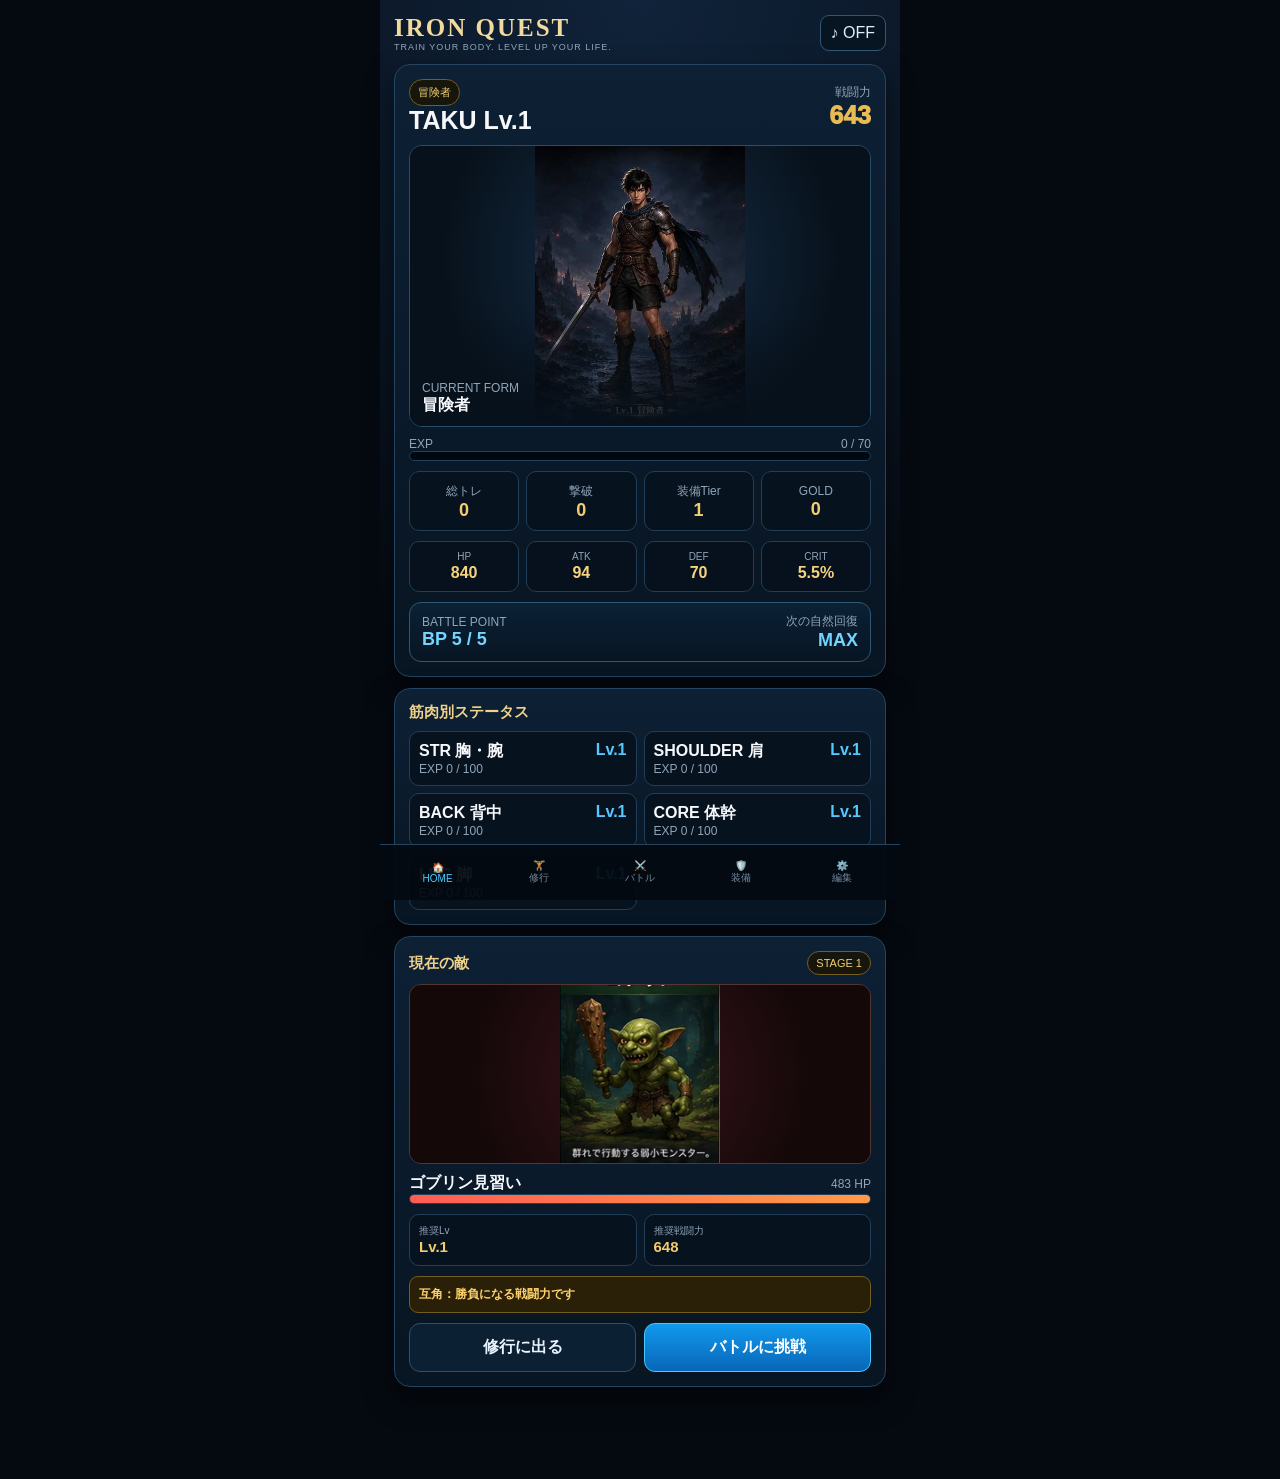
<file: index.html>
<!doctype html><html lang="ja"><head><meta charset="utf-8"><meta name="viewport" content="width=device-width,initial-scale=1,viewport-fit=cover"><meta name="theme-color" content="#050a11"><link rel="manifest" href="manifest.json"><link rel="apple-touch-icon" href="icon-192.png"><link rel="stylesheet" href="v7.css?v=821"><title>IRON QUEST</title></head><body><div id="toast" class="toast"></div>
<div class="app">
<header>
 <div><div class="logo">IRON QUEST</div><div class="tag">TRAIN YOUR BODY. LEVEL UP YOUR LIFE.</div></div>
 <button id="soundBtn" class="iconbtn">♪ OFF</button>
</header>

<section id="home" class="page active">
 <div class="card">
  <div class="row between">
   <div><span id="titleBadge" class="badge">冒険者</span><div class="big">TAKU <span id="levelText">Lv.1</span></div></div>
   <div style="text-align:right"><div class="small">戦闘力</div><div class="power" id="powerText">0</div></div>
  </div>
  <div class="hero"><img id="heroImg" src="stage_1.jpg" alt="character"><div class="heroLabel"><div class="small">CURRENT FORM</div><b id="formText">冒険者</b></div></div>
  <div class="row between small"><span>EXP</span><span id="xpText"></span></div>
  <div class="bar"><div id="xpFill"></div></div>
  <div class="stats" style="grid-template-columns:repeat(4,1fr)">
   <div class="stat"><span class="small">総トレ</span><b id="totalWorkouts">0</b></div>
   <div class="stat"><span class="small">撃破</span><b id="kills">0</b></div>
   <div class="stat"><span class="small">装備Tier</span><b id="gearTier">1</b></div>
   <div class="stat"><span class="small">GOLD</span><b id="goldText">0</b></div>
  </div>
  <div id="combatStats" class="combatStats"></div>
  <div class="bpPanel"><div><div class="small">BATTLE POINT</div><b id="bpText">BP 5 / 5</b></div><div style="text-align:right"><div class="small">次の自然回復</div><b id="bpNextText">MAX</b></div></div>
 </div>
 <div class="card section"><h3>筋肉別ステータス</h3><div id="muscleGrid" class="grid2"></div></div>
 <div class="card section">
  <div class="row between"><h3 style="margin:0">現在の敵</h3><span class="badge" id="enemyLv"></span></div>
  <div class="enemyVisual"><img id="enemyImg" src="enemy.jpg" alt="enemy"></div>
  <div class="row between"><b id="enemyName"></b><span class="small" id="enemyHpText"></span></div>
  <div class="bar hp"><div id="enemyHpFill"></div></div>
  <div class="enemyMeta"><div class="metaBox"><span>推奨Lv</span><b id="enemyRecLv">Lv.1</b></div><div class="metaBox"><span>推奨戦闘力</span><b id="enemyRecPower">0</b></div></div>
  <div id="homeRisk" class="risk good"></div>
  <div class="btnrow"><button class="secondary" data-go="train">修行に出る</button><button class="primary" data-go="battle">バトルに挑戦</button></div>
 </div>
</section>

<section id="train" class="page">
 <div class="card"><div class="row between"><div><div class="small">TODAY'S TRAINING</div><h2 style="margin:2px 0">今日の修行</h2></div><span class="badge" id="progressBadge">0%</span></div><div class="small">1セット以上で修行を記録できます。チェックしたセットだけEXP・筋肉EXPに反映されます。</div></div>
 <div id="exerciseList" class="section"></div>
 <button class="primary" id="reviewBtn">実施したセットを記録 → 確認</button>
</section>

<section id="battle" class="page">
 <div class="card">
  <div class="small">BATTLE</div><h2 style="margin:2px 0">実力試験</h2>
  <div class="bpBattleBar"><b id="battleBpText">BP 5 / 5</b><span id="battleBpNext" class="small">自然回復 MAX</span></div>
  <div class="small" style="margin-top:10px">対戦相手を選択</div><div id="enemySelector" class="enemySelector"></div>
  <div class="enemyVisual"><img id="battleEnemyImg" src="enemy_goblin.jpg" alt="enemy"></div>
  <div class="row between"><b id="battleEnemy"></b><span class="small" id="battleHp"></span></div>
  <div class="bar hp"><div id="battleHpFill"></div></div>
  <div class="enemyMeta"><div class="metaBox"><span>推奨Lv</span><b id="battleRecLv"></b></div><div class="metaBox"><span>推奨戦闘力</span><b id="battleRecPower"></b></div></div>
  <div id="battleRisk" class="risk good"></div>
  <div id="battleVsStats" class="note section"></div>
  <div style="height:10px"></div><button class="primary" id="challengeBtn">BP 1を使って挑戦</button>
  <div class="shopNote">※ 1戦につきBP 1消費。BPは8時間ごとに1回復。撃破済みの敵にも再戦可能です。勝てば報酬、敗北すると所持GOLDの10%を失います。</div>
 </div>
</section>

<section id="gear" class="page">
 <div class="card"><div class="small">CHARACTER</div><h2 style="margin:2px 0">装備・進化</h2><div class="hero"><img id="gearImg" src="hero_lv1.jpg" alt="character"></div><div id="gearDesc"></div><div id="gearSummary" class="gearSummary"></div></div>
 <div class="card section"><div class="row between"><h3 style="margin:0">装備中</h3><span class="badge" id="gearTierBadge">Tier 1</span></div><div style="height:9px"></div><div id="equippedGrid" class="slotGrid"></div></div>
 <div class="card section"><h3>次の進化</h3><div id="evolutionText" class="note"></div></div>
 <div class="card section inventoryCard"><div class="inventoryHead"><div><div class="small">INVENTORY</div><h3 style="margin:2px 0">所持装備</h3></div><div class="inventoryCount"><span id="inventoryCount">0個</span></div></div><div class="inventoryGuide">ドロップ装備はここから装備できます。同じ装備を2個以上持っている場合は合成で装備LvUP。不要な装備は売却してGOLDにできます。</div><div id="inventoryFilters" class="shopFilters inventoryFilters"></div><div id="inventoryList" class="inventoryList"></div></div>
 <div class="card section"><div class="shopHead"><div><div class="small">SHOP</div><h3 style="margin:2px 0">装備ショップ</h3></div><div class="shopGold">🪙 <span id="shopGoldText">0</span> G</div></div><div id="shopFilters" class="shopFilters"></div><div id="shopList" class="shopList"></div></div>
</section>

<section id="settings" class="page">
 <div class="card"><div class="small">TRAINING MENU</div><h2 style="margin:2px 0">メニュー編集</h2><div class="small">種目・重量・回数・セット・対象部位をいつでも変更。右上の「☰ 長押しで移動」を押したまま上下に動かすと並び替えできます。</div><div style="height:12px"></div><div id="menuEditor"></div><button class="secondary" id="addExercise">＋ 種目追加</button><div style="height:8px"></div><button class="primary" id="saveMenu">保存</button></div>
 <div class="card section"><h3>履歴</h3><div id="history"></div></div>
 <div class="card section"><button class="danger" id="resetData">全データ初期化</button></div>
</section>
</div>

<nav class="tabs">
 <button class="tab active" data-page="home">🏠<br>HOME</button>
 <button class="tab" data-page="train">🏋️<br>修行</button>
 <button class="tab" data-page="battle">⚔️<br>バトル</button>
 <button class="tab" data-page="gear">🛡️<br>装備</button>
 <button class="tab" data-page="settings">⚙️<br>編集</button>
</nav>

<div class="overlay" id="reviewOverlay">
 <div class="card modal">
  <div class="small">REVIEW</div><h2 style="margin:2px 0 8px">今日の記録を確認</h2>
  <div id="reviewList"></div>
  <div style="height:10px"></div>
  <button class="primary" id="finalizeBtn">修行を記録する</button>
  <div style="height:7px"></div><button class="secondary" id="backToTrain">戻って修正</button>
 </div>
</div>

<div class="overlay" id="resultOverlay">
 <div class="card modal result">
  <div class="small">TRAINING COMPLETE</div>
  <div class="resultExp" id="resultTitle"></div>
  <div class="damage" id="damageText" style="display:none"></div>
  <div id="resultText"></div>
  <div class="loot" id="loot"></div>
  <button class="primary" id="closeResult">修行を終える</button>
 </div>
</div>


<div id="battleOverlay" class="battleOverlay" aria-hidden="true">
  <div class="battleStage">
    <div class="battleTop">
      <div class="battleTitle">BATTLE</div>
      <div id="animEnemyName" class="battleEnemyName">ENEMY</div>
    </div>
    <div class="battleArena">
      <div id="animPlayer" class="fighter playerFighter"><img id="animPlayerImg" src="stage_1.jpg" alt="player"></div>
      <div id="animEnemy" class="fighter enemyFighter"><img id="animEnemyImg" src="enemy.jpg" alt="enemy"></div>
      <div id="slashFx" class="slashFx"></div>
      <div id="screenFlash" class="screenFlash"></div>
      <div id="damagePop" class="damagePop normal">
        <div id="damageType" class="damageType">NORMAL</div>
        <div id="damageNumber" class="damageNumber">0</div>
      </div>
    </div>
    <div class="battleHud">
      <div class="battleHpLabels"><div id="animHpName" class="battleHpName">ENEMY</div><div id="animHpText" class="battleHpNum">0 / 0</div></div>
      <div class="battleHpBar"><div id="animHpFill" class="battleHpFill"></div></div>
      <div class="battleHpLabels" style="margin-top:9px"><div class="battleHpName">TAKU</div><div id="animPlayerHpText" class="battleHpNum">0 / 0</div></div>
      <div class="playerHpBar"><div id="animPlayerHpFill" class="playerHpFill"></div></div>
      <div id="battleRound" class="battleRound">TURN 1</div>
      <div id="battleMessage" class="battleMessage">バトル開始...</div>
    </div>
    <div id="rewardPanel" class="rewardPanel">
      <div id="rewardTitle" class="rewardTitle">VICTORY!</div>
      <div id="battleResultSub" class="small">討伐報酬</div>
      <div class="rewardItems">
        <div class="rewardItem"><div class="rewardIcon">✨</div><div class="small">EXP</div><div id="rewardExp" class="rewardVal">+0</div></div>
        <div class="rewardItem"><div class="rewardIcon">🪙</div><div class="small">GOLD</div><div id="rewardGold" class="rewardVal">+0</div></div>
        <div class="rewardItem"><div class="rewardIcon">💎</div><div class="small">DROP</div><div id="rewardDrop" class="rewardVal">なし</div></div>
      </div>
      <button id="battleContinue" class="battleContinue">次へ</button>
    </div>
  </div>
</div>

<div id="levelOverlay" class="levelOverlay" aria-hidden="true">
  <div class="levelRays"></div>
  <div class="levelCard">
    <div class="levelKicker">LEVEL UP</div>
    <div class="levelMain">LEVEL UP!</div>
    <div id="levelJump" class="levelJump">Lv.1 → Lv.2</div>
    <div class="levelChar"><img id="levelCharImg" src="stage_1.jpg" alt="level up character"></div>
    <div class="levelStats">
      <div class="levelStat"><span class="small">戦闘力</span><b id="levelPowerGain">+0</b></div>
      <div class="levelStat"><span class="small">筋肉LvUP</span><b id="levelMuscleGain">0</b></div>
    </div>
    <div id="levelUnlock" class="levelUnlock">新たな力を獲得した</div>
    <button id="levelContinue" class="battleContinue">冒険を続ける</button>
  </div>
</div><script src="v7.js?v=821"></script></body></html>
</file>
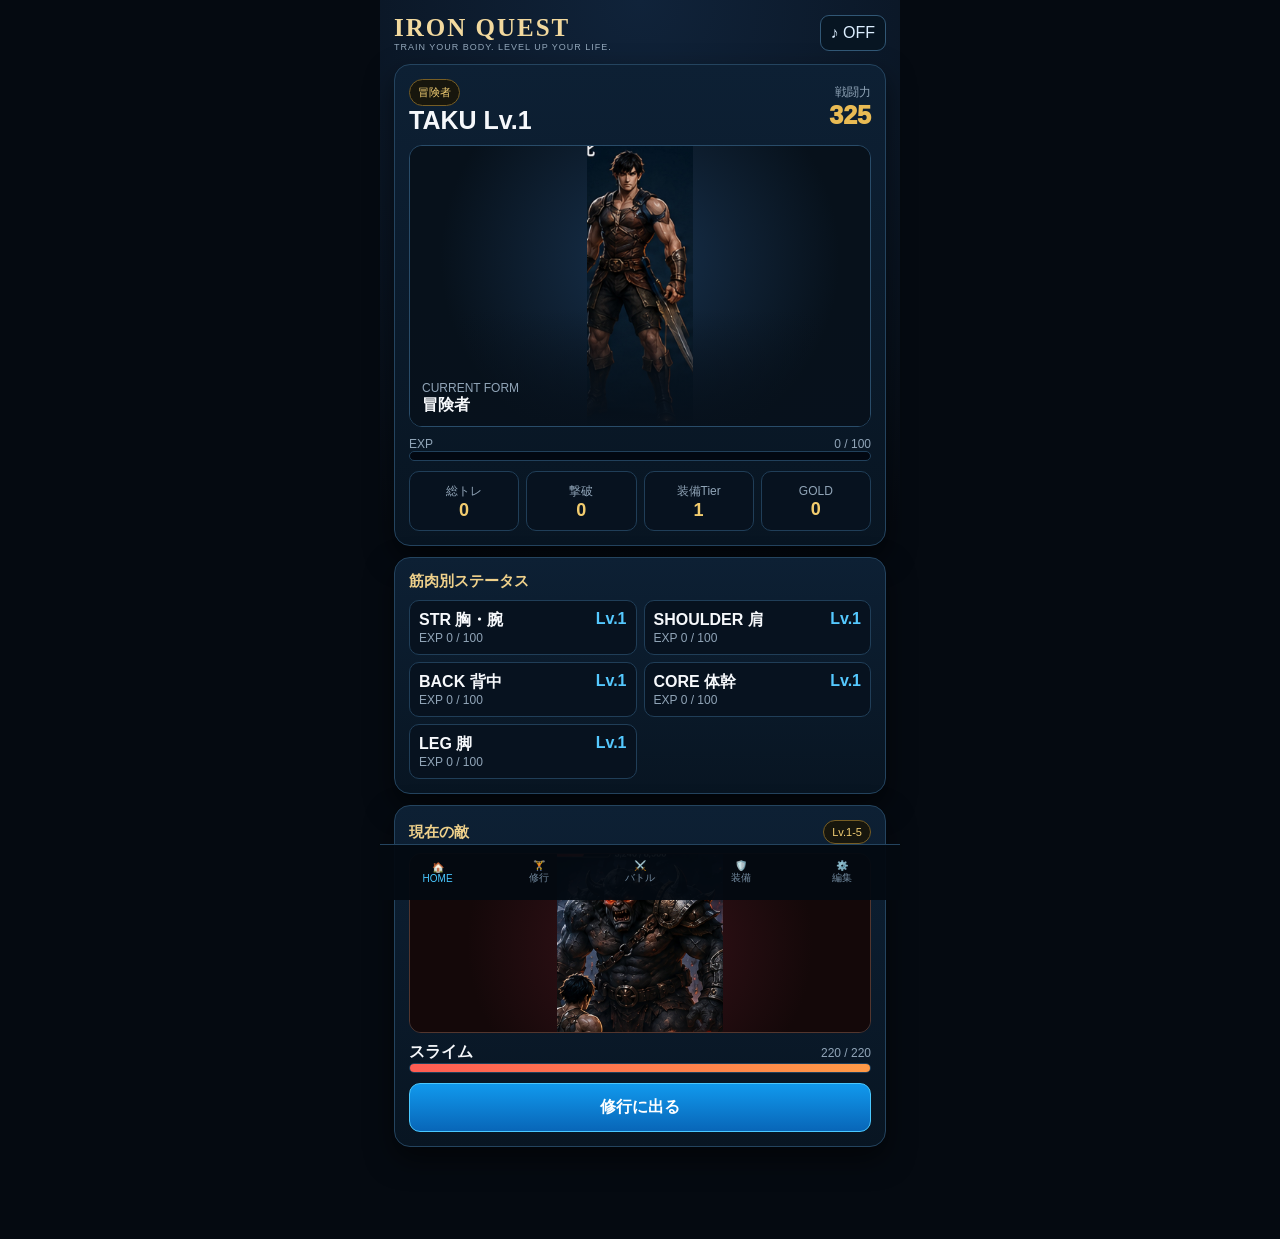
<file: index 2.html>
<!doctype html>
<html lang="ja">
<head>
<meta charset="utf-8">
<meta name="viewport" content="width=device-width,initial-scale=1,viewport-fit=cover">
<meta name="theme-color" content="#050a11">
<link rel="manifest" href="manifest.json">
<link rel="apple-touch-icon" href="icon-192.png">
<title>IRON QUEST</title>
<style>
:root{
 --bg:#050a11;--panel:#0a1725;--panel2:#0e2135;--line:#24445f;--text:#f6f8fb;
 --muted:#91a5b8;--gold:#e9bb54;--blue:#21a8ff;--red:#ff6158;--green:#68d69b;
}
*{box-sizing:border-box}
body{margin:0;background:var(--bg);color:var(--text);font-family:-apple-system,BlinkMacSystemFont,"Segoe UI",sans-serif}
button,input,select{font:inherit} button{cursor:pointer}
.app{max-width:520px;min-height:100vh;margin:auto;padding:14px 14px 92px;background:radial-gradient(circle at 50% 0,#10233a 0,#050a11 46%)}
header{display:flex;justify-content:space-between;align-items:center;margin-bottom:12px}
.logo{font:900 25px Georgia,serif;letter-spacing:.08em;color:#f2d99e}.tag{font-size:9px;letter-spacing:.11em;color:var(--muted)}
.iconbtn{border:1px solid #315775;background:#071522;color:#dceeff;border-radius:9px;padding:8px 10px}
.card{background:linear-gradient(180deg,#0d2034,#081522);border:1px solid var(--line);border-radius:16px;padding:14px;box-shadow:0 12px 28px #0008}
.row{display:flex;gap:9px;align-items:center}.between{justify-content:space-between}.small{font-size:12px;color:var(--muted)}
.badge{display:inline-flex;padding:5px 8px;border:1px solid #765d24;border-radius:999px;background:#17160d;color:#f2ce73;font-size:11px}
.big{font-size:25px;font-weight:900}.power{font-size:25px;font-weight:1000;color:var(--gold)}
.hero{height:282px;margin:10px 0;border:1px solid #294c69;border-radius:13px;overflow:hidden;position:relative;background:#07111b}
.hero img{width:100%;height:100%;object-fit:contain;object-position:center bottom;background:radial-gradient(circle at 50% 40%,#17304b,#07111b 70%);display:block}
.hero:after{content:"";position:absolute;inset:0;background:linear-gradient(to top,#07111cf3 0,transparent 42%)}
.heroLabel{position:absolute;left:12px;bottom:10px;z-index:2}
.bar{height:10px;background:#020812;border:1px solid #21405b;border-radius:999px;overflow:hidden}.bar>div{height:100%;background:linear-gradient(90deg,#168ce2,#54d8ff)}
.hp>div{background:linear-gradient(90deg,#ff5c53,#ff9a47)}
.stats{display:grid;grid-template-columns:repeat(3,1fr);gap:7px;margin-top:10px}.stat{text-align:center;background:#07121f;border:1px solid #203e58;border-radius:10px;padding:9px}.stat b{display:block;font-size:18px;color:#f2cc6e}
.section{margin-top:11px}.section h3{font-size:15px;color:#efd18b;margin:0 0 9px}
.grid2{display:grid;grid-template-columns:1fr 1fr;gap:7px}.muscle{background:#07121f;border:1px solid #203e58;border-radius:10px;padding:9px}.muscle span{float:right;color:#55c9ff;font-weight:900}
.enemyVisual{height:180px;border:1px solid #53362e;border-radius:12px;overflow:hidden;background:#160a0a;margin:9px 0}.enemyVisual img{width:100%;height:100%;object-fit:contain;background:radial-gradient(circle,#39131a,#140809 70%)}
.primary,.secondary,.danger{width:100%;border-radius:11px;padding:13px 14px;font-weight:900}.primary{border:1px solid #4ac8ff;background:linear-gradient(180deg,#1199ed,#0866b8);color:white}.secondary{border:1px solid #2c506e;background:#0c2033;color:#eaf4ff}.danger{border:1px solid #6c3338;background:#2b1215;color:#ffb7bc}
.page{display:none}.page.active{display:block}
.tabs{position:fixed;bottom:0;left:50%;transform:translateX(-50%);max-width:520px;width:100%;display:grid;grid-template-columns:repeat(5,1fr);background:#040a11f2;border-top:1px solid #24445f;padding:7px 7px calc(7px + env(safe-area-inset-bottom));z-index:40}.tab{border:0;background:none;color:#72899e;padding:8px 3px;font-size:10px}.tab.active{color:#4ac8ff}
.exercise{background:#081827;border:1px solid #23445f;border-radius:12px;padding:11px;margin-bottom:8px}.exhead{display:flex;justify-content:space-between;gap:8px;margin-bottom:8px}.exname{font-weight:900}.type{font-size:10px;border:1px solid #365e7c;border-radius:999px;padding:4px 7px;color:#9cddff}
.setlabels{display:grid;grid-template-columns:28px 1fr 1fr 34px;gap:6px;margin:2px 0 0;color:#91a5b8;font-size:10px;text-align:center}.setrow{display:grid;grid-template-columns:28px 1fr 1fr 34px;gap:6px;align-items:center;margin-top:6px}.unitfield{position:relative}.unitfield input{width:100%;min-width:0;background:#030d17;border:1px solid #28506d;color:#fff;border-radius:8px;padding:9px 36px 9px 9px}.unitfield .unit{position:absolute;right:10px;top:50%;transform:translateY(-50%);font-size:12px;color:#91a5b8;pointer-events:none}.check{width:25px;height:25px;accent-color:#19a6ff}.record{font-size:11px;color:#f2c96c;margin-top:6px}
.editor{display:grid;grid-template-columns:1.6fr .7fr .7fr .6fr;gap:6px;margin-bottom:6px}.editor input,.muscleSel{width:100%;min-width:0;background:#030d17;border:1px solid #28506d;color:#fff;border-radius:8px;padding:8px}.editrow{display:flex;gap:6px;margin-bottom:10px}
.overlay{display:none;position:fixed;inset:0;background:#010409ed;z-index:90;align-items:center;justify-content:center;padding:18px}.overlay.show{display:flex}.modal{width:min(450px,100%);max-height:88vh;overflow:auto}.result{text-align:center}.resultExp{font-size:40px;color:#ffd15e;font-weight:1000}.damage{font-size:29px;color:#ffdf75;font-weight:1000;margin:5px 0}.loot{font-size:58px;margin:7px}
.reviewRow{display:grid;grid-template-columns:1.6fr .7fr .7fr .6fr;gap:6px;padding:8px 0;border-bottom:1px solid #193349;font-size:12px}.reviewRow b{font-size:12px}
.note{padding:10px;border:1px solid #294c68;background:#071522;border-radius:10px;font-size:12px;color:#b9cad8}.historyItem{padding:10px 0;border-bottom:1px solid #1a344a}.historyItem:last-child{border:0}
.toast{position:fixed;top:15px;left:50%;transform:translateX(-50%) translateY(-75px);z-index:100;background:#071726;border:1px solid #55c9ff;color:white;padding:10px 14px;border-radius:10px;transition:.25s;font-weight:800;text-align:center;max-width:90%}.toast.show{transform:translateX(-50%) translateY(0)}

/* ===== IRON QUEST battle / level-up presentation ===== */
.battleOverlay{display:none;position:fixed;inset:0;z-index:120;background:radial-gradient(circle at 50% 38%,#14243a 0,#03060b 72%);overflow:hidden;color:#fff}
.battleOverlay.show{display:block}
.battleStage{position:absolute;inset:0;max-width:520px;margin:auto;overflow:hidden}
.battleTop{position:absolute;top:max(18px,env(safe-area-inset-top));left:18px;right:18px;z-index:5}
.battleTitle{text-align:center;font-weight:1000;letter-spacing:.16em;color:#f0cd75;font-size:14px}
.battleEnemyName{text-align:center;font-size:25px;font-weight:1000;margin-top:6px}
.battleArena{position:absolute;left:0;right:0;top:105px;bottom:205px;overflow:hidden;background:
 radial-gradient(circle at 68% 42%,#57201855,transparent 27%),
 linear-gradient(to top,#03060b 0,#07101b 48%,#101725 100%)}
.battleArena:before{content:"";position:absolute;inset:0;background:linear-gradient(115deg,transparent 44%,#ffffff08 49%,transparent 54%)}
.fighter{position:absolute;bottom:28px;transition:transform .22s ease,filter .15s ease,opacity .25s}
.fighter img{width:100%;height:100%;object-fit:contain;display:block;filter:drop-shadow(0 15px 13px #000b)}
.playerFighter{width:46%;height:62%;left:-2%;transform:translateX(-8%) scale(.92);transform-origin:bottom center}
.enemyFighter{width:58%;height:78%;right:-4%;transform-origin:bottom center}
.playerFighter.attack{transform:translateX(58%) translateY(-3%) scale(1.04)}
.playerFighter.recoil{transform:translateX(-5%) scale(.92)}
.enemyFighter.hit{animation:enemyHit .42s ease}
.enemyFighter.criticalHit{animation:criticalHit .58s ease}
@keyframes enemyHit{0%,100%{transform:translateX(0)}25%{transform:translateX(13px) rotate(1deg);filter:brightness(1.8)}55%{transform:translateX(-10px) rotate(-1deg);filter:brightness(1.4)}}
@keyframes criticalHit{0%,100%{transform:scale(1)}18%{transform:translateX(20px) scale(1.03);filter:brightness(2.5)}38%{transform:translateX(-18px) scale(.97)}58%{transform:translateX(14px) scale(1.02);filter:hue-rotate(-25deg) brightness(1.9)}}
.slashFx{position:absolute;z-index:4;left:45%;top:30%;width:8px;height:230px;border-radius:99px;background:linear-gradient(#fff,#ffd44f 45%,#ff6a29);box-shadow:0 0 16px #fff,0 0 40px #ff9f27;opacity:0;transform:rotate(48deg) scaleY(.15)}
.slashFx.fire{animation:slash .32s ease-out}
@keyframes slash{0%{opacity:0;transform:rotate(48deg) scaleY(.12)}25%{opacity:1}100%{opacity:0;transform:rotate(48deg) scaleY(1.25)}}
.screenFlash{position:absolute;inset:0;z-index:3;background:#fff;opacity:0;pointer-events:none}
.screenFlash.fire{animation:flashBattle .32s ease-out}
@keyframes flashBattle{0%{opacity:0}18%{opacity:.72}100%{opacity:0}}
.damagePop{position:absolute;z-index:7;left:50%;top:43%;transform:translate(-50%,-50%) scale(.55);text-align:center;opacity:0;white-space:nowrap}
.damagePop.show{animation:damagePop .85s cubic-bezier(.2,.8,.2,1)}
.damageType{font-size:18px;font-weight:1000;letter-spacing:.12em}
.damageNumber{font-size:54px;line-height:.9;font-weight:1000;text-shadow:0 4px 0 #4c1600,0 0 18px currentColor}
.damagePop.normal{color:#f4f7fb}.damagePop.power{color:#73d4ff}.damagePop.critical{color:#ffd34f}
@keyframes damagePop{0%{opacity:0;transform:translate(-50%,-50%) scale(.45)}25%{opacity:1;transform:translate(-50%,-56%) scale(1.15)}70%{opacity:1;transform:translate(-50%,-62%) scale(1)}100%{opacity:0;transform:translate(-50%,-76%) scale(.92)}}
.battleHud{position:absolute;left:18px;right:18px;bottom:95px;z-index:6}
.battleHpLabels{display:flex;justify-content:space-between;align-items:end;margin-bottom:7px}
.battleHpName{font-size:19px;font-weight:900}.battleHpNum{font-size:13px;color:#9dafc1}
.battleHpBar{height:14px;background:#03070c;border:1px solid #324a60;border-radius:999px;overflow:hidden}
.battleHpFill{height:100%;background:linear-gradient(90deg,#ed3636,#ff7d3e);transition:width .8s cubic-bezier(.2,.8,.2,1);box-shadow:0 0 14px #ff483c77}
.battleMessage{height:44px;text-align:center;padding-top:12px;color:#a9bdcf;font-size:13px}
.rewardPanel{display:none;position:absolute;z-index:10;left:20px;right:20px;top:50%;transform:translateY(-50%);padding:20px;background:linear-gradient(180deg,#10243a,#07121e);border:1px solid #bc8a32;border-radius:18px;text-align:center;box-shadow:0 24px 70px #000d}
.rewardPanel.show{display:block;animation:panelIn .45s ease}
@keyframes panelIn{from{opacity:0;transform:translateY(-44%) scale(.9)}to{opacity:1;transform:translateY(-50%) scale(1)}}
.rewardTitle{font-size:27px;font-weight:1000;color:#ffd572}.rewardItems{display:grid;grid-template-columns:repeat(3,1fr);gap:8px;margin:16px 0}
.rewardItem{border:1px solid #294d69;background:#071725;border-radius:12px;padding:10px 5px}.rewardIcon{font-size:31px}.rewardVal{font-weight:900;color:#f3d076;font-size:13px;margin-top:4px}
.battleContinue{border:1px solid #4ac8ff;background:linear-gradient(#149eed,#0866b8);color:#fff;width:100%;border-radius:11px;padding:13px;font-weight:900}
.levelOverlay{display:none;position:fixed;inset:0;z-index:140;background:radial-gradient(circle at 50% 45%,#58461b 0,#111729 34%,#020509 75%);align-items:center;justify-content:center;padding:22px;color:#fff}
.levelOverlay.show{display:flex;animation:levelBg .8s ease}
@keyframes levelBg{0%{filter:brightness(3)}100%{filter:brightness(1)}}
.levelRays{position:absolute;width:430px;height:430px;border-radius:50%;background:repeating-conic-gradient(from 0deg,#ffd86600 0 8deg,#ffd86622 8deg 11deg);animation:spin 12s linear infinite}
@keyframes spin{to{transform:rotate(360deg)}}
.levelCard{position:relative;z-index:2;text-align:center;width:min(420px,100%)}
.levelKicker{color:#f4cf70;letter-spacing:.25em;font-weight:900}.levelMain{font-size:48px;font-weight:1000;color:#ffe28c;text-shadow:0 0 25px #ffbb36;margin:7px 0}
.levelJump{font-size:22px;font-weight:900}.levelChar{height:260px;margin:10px auto}.levelChar img{width:100%;height:100%;object-fit:contain;filter:drop-shadow(0 12px 16px #000)}
.levelStats{display:grid;grid-template-columns:1fr 1fr;gap:8px;margin:13px 0}.levelStat{background:#081827;border:1px solid #41617a;border-radius:11px;padding:10px}.levelStat b{display:block;color:#67d4ff;font-size:19px}
.levelUnlock{background:#241c0b;border:1px solid #9a7529;border-radius:12px;padding:10px;color:#f3d27d;margin-bottom:12px}

</style>
</head>
<body>
<div id="toast" class="toast"></div>
<div class="app">
<header>
 <div><div class="logo">IRON QUEST</div><div class="tag">TRAIN YOUR BODY. LEVEL UP YOUR LIFE.</div></div>
 <button id="soundBtn" class="iconbtn">♪ OFF</button>
</header>

<section id="home" class="page active">
 <div class="card">
  <div class="row between">
   <div><span id="titleBadge" class="badge">冒険者</span><div class="big">TAKU <span id="levelText">Lv.1</span></div></div>
   <div style="text-align:right"><div class="small">戦闘力</div><div class="power" id="powerText">0</div></div>
  </div>
  <div class="hero"><img id="heroImg" src="stage_1.jpg" alt="character"><div class="heroLabel"><div class="small">CURRENT FORM</div><b id="formText">冒険者</b></div></div>
  <div class="row between small"><span>EXP</span><span id="xpText"></span></div>
  <div class="bar"><div id="xpFill"></div></div>
  <div class="stats" style="grid-template-columns:repeat(4,1fr)">
   <div class="stat"><span class="small">総トレ</span><b id="totalWorkouts">0</b></div>
   <div class="stat"><span class="small">撃破</span><b id="kills">0</b></div>
   <div class="stat"><span class="small">装備Tier</span><b id="gearTier">1</b></div>
   <div class="stat"><span class="small">GOLD</span><b id="goldText">0</b></div>
  </div>
 </div>
 <div class="card section"><h3>筋肉別ステータス</h3><div id="muscleGrid" class="grid2"></div></div>
 <div class="card section">
  <div class="row between"><h3 style="margin:0">現在の敵</h3><span class="badge" id="enemyLv"></span></div>
  <div class="enemyVisual"><img id="enemyImg" src="enemy.jpg" alt="enemy"></div>
  <div class="row between"><b id="enemyName"></b><span class="small" id="enemyHpText"></span></div>
  <div class="bar hp"><div id="enemyHpFill"></div></div>
  <div style="height:10px"></div><button class="primary" data-go="train">修行に出る</button>
 </div>
</section>

<section id="train" class="page">
 <div class="card"><div class="row between"><div><div class="small">TODAY'S TRAINING</div><h2 style="margin:2px 0">今日の修行</h2></div><span class="badge" id="progressBadge">0%</span></div><div class="small">重量・回数は各セットで変更可能。変更値は次回にも引き継がれます。</div></div>
 <div id="exerciseList" class="section"></div>
 <button class="primary" id="reviewBtn">トレーニング完了 → 記録確認</button>
</section>

<section id="battle" class="page">
 <div class="card">
  <div class="small">BATTLE</div><h2 style="margin:2px 0">討伐進行</h2>
  <div class="enemyVisual"><img src="boss.jpg" alt="boss"></div>
  <div class="row between"><b id="battleEnemy"></b><span class="small" id="battleHp"></span></div>
  <div class="bar hp"><div id="battleHpFill"></div></div>
  <div class="note section">トレーニングを確定すると攻撃。自己ベスト更新数に応じて追加ダメージ。</div>
 </div>
</section>

<section id="gear" class="page">
 <div class="card"><div class="small">CHARACTER</div><h2 style="margin:2px 0">装備・進化</h2><div class="hero"><img id="gearImg" src="stage_1.jpg" alt="character"></div><div id="gearDesc"></div></div>
 <div class="card section"><h3>次の進化</h3><div id="evolutionText" class="note"></div></div>
</section>

<section id="settings" class="page">
 <div class="card"><div class="small">TRAINING MENU</div><h2 style="margin:2px 0">メニュー編集</h2><div class="small">種目・重量・回数・セット・対象部位をいつでも変更。</div><div style="height:12px"></div><div id="menuEditor"></div><button class="secondary" id="addExercise">＋ 種目追加</button><div style="height:8px"></div><button class="primary" id="saveMenu">保存</button></div>
 <div class="card section"><h3>履歴</h3><div id="history"></div></div>
 <div class="card section"><button class="danger" id="resetData">全データ初期化</button></div>
</section>
</div>

<nav class="tabs">
 <button class="tab active" data-page="home">🏠<br>HOME</button>
 <button class="tab" data-page="train">🏋️<br>修行</button>
 <button class="tab" data-page="battle">⚔️<br>バトル</button>
 <button class="tab" data-page="gear">🛡️<br>装備</button>
 <button class="tab" data-page="settings">⚙️<br>編集</button>
</nav>

<div class="overlay" id="reviewOverlay">
 <div class="card modal">
  <div class="small">REVIEW</div><h2 style="margin:2px 0 8px">今日の記録を確認</h2>
  <div id="reviewList"></div>
  <div style="height:10px"></div>
  <button class="primary" id="finalizeBtn">記録を確定して戦う</button>
  <div style="height:7px"></div><button class="secondary" id="backToTrain">戻って修正</button>
 </div>
</div>

<div class="overlay" id="resultOverlay">
 <div class="card modal result">
  <div class="small">TRAINING COMPLETE</div>
  <div class="resultExp" id="resultTitle"></div>
  <div class="damage" id="damageText"></div>
  <div id="resultText"></div>
  <div class="loot" id="loot"></div>
  <button class="primary" id="closeResult">報酬を受け取る</button>
 </div>
</div>


<div id="battleOverlay" class="battleOverlay" aria-hidden="true">
  <div class="battleStage">
    <div class="battleTop">
      <div class="battleTitle">BATTLE</div>
      <div id="animEnemyName" class="battleEnemyName">ENEMY</div>
    </div>
    <div class="battleArena">
      <div id="animPlayer" class="fighter playerFighter"><img id="animPlayerImg" src="stage_1.jpg" alt="player"></div>
      <div id="animEnemy" class="fighter enemyFighter"><img src="enemy.jpg" alt="enemy"></div>
      <div id="slashFx" class="slashFx"></div>
      <div id="screenFlash" class="screenFlash"></div>
      <div id="damagePop" class="damagePop normal">
        <div id="damageType" class="damageType">NORMAL</div>
        <div id="damageNumber" class="damageNumber">0</div>
      </div>
    </div>
    <div class="battleHud">
      <div class="battleHpLabels"><div id="animHpName" class="battleHpName">ENEMY</div><div id="animHpText" class="battleHpNum">0 / 0</div></div>
      <div class="battleHpBar"><div id="animHpFill" class="battleHpFill"></div></div>
      <div id="battleMessage" class="battleMessage">トレーニング結果を戦闘力へ変換中...</div>
    </div>
    <div id="rewardPanel" class="rewardPanel">
      <div id="rewardTitle" class="rewardTitle">VICTORY!</div>
      <div class="small">討伐報酬</div>
      <div class="rewardItems">
        <div class="rewardItem"><div class="rewardIcon">✨</div><div class="small">EXP</div><div id="rewardExp" class="rewardVal">+0</div></div>
        <div class="rewardItem"><div class="rewardIcon">🪙</div><div class="small">GOLD</div><div id="rewardGold" class="rewardVal">+0</div></div>
        <div class="rewardItem"><div class="rewardIcon">💎</div><div class="small">DROP</div><div id="rewardDrop" class="rewardVal">なし</div></div>
      </div>
      <button id="battleContinue" class="battleContinue">次へ</button>
    </div>
  </div>
</div>

<div id="levelOverlay" class="levelOverlay" aria-hidden="true">
  <div class="levelRays"></div>
  <div class="levelCard">
    <div class="levelKicker">LEVEL UP</div>
    <div class="levelMain">LEVEL UP!</div>
    <div id="levelJump" class="levelJump">Lv.1 → Lv.2</div>
    <div class="levelChar"><img id="levelCharImg" src="stage_1.jpg" alt="level up character"></div>
    <div class="levelStats">
      <div class="levelStat"><span class="small">戦闘力</span><b id="levelPowerGain">+0</b></div>
      <div class="levelStat"><span class="small">筋肉LvUP</span><b id="levelMuscleGain">0</b></div>
    </div>
    <div id="levelUnlock" class="levelUnlock">新たな力を獲得した</div>
    <button id="levelContinue" class="battleContinue">冒険を続ける</button>
  </div>
</div>

<script>
(function(){
"use strict";
const defaultMenu=[
{name:"オーバーヘッドプレス",muscle:"SHOULDER",sets:[{kg:35,reps:15},{kg:35,reps:15}]},
{name:"ラットプルダウン",muscle:"BACK",sets:[{kg:35,reps:15},{kg:45,reps:15}]},
{name:"チェストプレス",muscle:"STR",sets:[{kg:25,reps:15},{kg:25,reps:15}]},
{name:"ペクトラル",muscle:"STR",sets:[{kg:15,reps:15},{kg:15,reps:15}]},
{name:"アブドミナルクランチ",muscle:"CORE",sets:[{kg:25,reps:15},{kg:25,reps:15}]},
{name:"ローバック",muscle:"BACK",sets:[{kg:43,reps:15},{kg:43,reps:15}]},
{name:"ロータリートーソー",muscle:"CORE",sets:[{kg:20,reps:15},{kg:20,reps:15}]},
{name:"レッグプレス",muscle:"LEG",sets:[{kg:41,reps:20},{kg:41,reps:20}]},
{name:"アダクター",muscle:"LEG",sets:[{kg:15,reps:20}]}
];
const enemies=[
{name:"スライム",hp:220,lv:"Lv.1-5"},{name:"ゴブリン",hp:350,lv:"Lv.5-10"},{name:"オーガ",hp:600,lv:"Lv.10-20"},
{name:"黒オーガ",hp:900,lv:"Lv.20-30"},{name:"ミノタウロス",hp:1300,lv:"Lv.30-50"},{name:"ドラゴン",hp:1900,lv:"Lv.50-70"},{name:"魔王",hp:2800,lv:"Lv.70+"}
];
const stages=[
{lv:1,title:"冒険者",desc:"初期装備",img:1},{lv:3,title:"木剣士",desc:"武器強化",img:2},{lv:5,title:"革装戦士",desc:"革装備",img:3},
{lv:8,title:"鉄剣士",desc:"鉄剣を獲得",img:4},{lv:10,title:"軽装騎士",desc:"騎士装備",img:5},{lv:15,title:"黒鋼騎士",desc:"肩・胴装備強化",img:6},
{lv:20,title:"重装騎士",desc:"重装備",img:7},{lv:30,title:"魔剣士",desc:"魔剣・赤いオーラ",img:8},
{lv:50,title:"竜騎士",desc:"青炎装備",img:9},{lv:80,title:"神話戦士",desc:"神話級装備",img:10},{lv:100,title:"最終覚醒",desc:"最終形態",img:10}
];
const initial={level:1,xp:0,totalWorkouts:0,kills:0,enemyIndex:0,enemyHp:220,
muscles:{STR:{lv:1,xp:0},SHOULDER:{lv:1,xp:0},BACK:{lv:1,xp:0},CORE:{lv:1,xp:0},LEG:{lv:1,xp:0}},
menu:defaultMenu,records:{},history:[],gold:0};
const clone=x=>JSON.parse(JSON.stringify(x));
function load(){try{const x=JSON.parse(localStorage.getItem("ironQuestV4"));return x?Object.assign(clone(initial),x):clone(initial)}catch(e){return clone(initial)}}
let state=load(),audioCtx=null,bgmTimer=null,bgmOn=false;
function save(){try{localStorage.setItem("ironQuestV4",JSON.stringify(state))}catch(e){}}
function xpNeed(lv){return 100+Math.floor((lv-1)*18)}
function stage(){let s=stages[0];stages.forEach(v=>{if(state.level>=v.lv)s=v});return s}
function power(){return Math.round(state.level*115+Object.values(state.muscles).reduce((a,m)=>a+m.lv*42,0))}
function toast(msg){const e=document.getElementById("toast");e.textContent=msg;e.classList.add("show");setTimeout(()=>e.classList.remove("show"),1600)}
function go(id){document.querySelectorAll(".page").forEach(p=>p.classList.toggle("active",p.id===id));document.querySelectorAll(".tab").forEach(t=>t.classList.toggle("active",t.dataset.page===id));if(id==="train")renderTraining();if(id==="settings")renderEditor();renderAll()}
document.querySelectorAll("[data-go]").forEach(b=>b.addEventListener("click",()=>go(b.dataset.go)));
document.querySelectorAll(".tab").forEach(b=>b.addEventListener("click",()=>go(b.dataset.page)));
function renderAll(){
 const st=stage(),en=enemies[state.enemyIndex%enemies.length];
 if(!Number.isFinite(state.enemyHp)||state.enemyHp<=0)state.enemyHp=en.hp;
 ["heroImg","gearImg"].forEach(id=>document.getElementById(id).src="stage_"+st.img+".jpg");
 document.getElementById("titleBadge").textContent=st.title;document.getElementById("formText").textContent=st.title;
 document.getElementById("levelText").textContent="Lv."+state.level;document.getElementById("powerText").textContent=power().toLocaleString();
 document.getElementById("xpText").textContent=state.xp+" / "+xpNeed(state.level);document.getElementById("xpFill").style.width=Math.min(100,state.xp/xpNeed(state.level)*100)+"%";
 document.getElementById("totalWorkouts").textContent=state.totalWorkouts;document.getElementById("kills").textContent=state.kills;document.getElementById("goldText").textContent=(state.gold||0).toLocaleString();document.getElementById("gearTier").textContent=st.img;
 const labels={STR:"STR 胸・腕",SHOULDER:"SHOULDER 肩",BACK:"BACK 背中",CORE:"CORE 体幹",LEG:"LEG 脚"};
 document.getElementById("muscleGrid").innerHTML=Object.entries(state.muscles).map(([k,m])=>'<div class="muscle"><b>'+labels[k]+'</b><span>Lv.'+m.lv+'</span><div class="small">EXP '+m.xp+' / 100</div></div>').join("");
 ["enemyName","battleEnemy"].forEach(id=>document.getElementById(id).textContent=en.name);
 document.getElementById("enemyLv").textContent=en.lv;document.getElementById("enemyHpText").textContent=state.enemyHp+" / "+en.hp;document.getElementById("battleHp").textContent=state.enemyHp+" / "+en.hp;
 const hp=Math.max(0,Math.min(100,state.enemyHp/en.hp*100));document.getElementById("enemyHpFill").style.width=hp+"%";document.getElementById("battleHpFill").style.width=hp+"%";
 document.getElementById("gearDesc").innerHTML='<b style="color:#e9bb54">'+st.title+'</b><div class="small">'+st.desc+'</div>';
 const next=stages.find(x=>x.lv>state.level);document.getElementById("evolutionText").textContent=next?'Lv.'+next.lv+'「'+next.title+'」で '+next.desc:'最終覚醒済み';
 renderHistory();
}
function renderTraining(){
 const root=document.getElementById("exerciseList");root.innerHTML="";
 state.menu.forEach(ex=>{
  const box=document.createElement("div");box.className="exercise";
  box.innerHTML='<div class="exhead"><div class="exname"></div><span class="type"></span></div><div class="setlabels"><span>SET</span><span>重量</span><span>回数</span><span>完了</span></div><div class="sets"></div>';
  box.querySelector(".exname").textContent=ex.name;box.querySelector(".type").textContent=ex.muscle;
  const sets=box.querySelector(".sets");
  ex.sets.forEach((set,j)=>{
   const r=document.createElement("div");r.className="setrow";r.innerHTML='<b>'+(j+1)+'</b><div class="unitfield"><input class="kg" inputmode="decimal"><span class="unit">kg</span></div><div class="unitfield"><input class="reps" inputmode="numeric"><span class="unit">回</span></div><input class="check" type="checkbox">';
   const kg=r.querySelector(".kg"),reps=r.querySelector(".reps");kg.value=set.kg;reps.value=set.reps;
   kg.addEventListener("change",()=>{set.kg=Number(kg.value)||0;save()});reps.addEventListener("change",()=>{set.reps=Number(reps.value)||0;save()});r.querySelector(".check").addEventListener("change",updateProgress);sets.appendChild(r);
  });
  if(state.records[ex.name]){const d=document.createElement("div");d.className="record";d.textContent="自己ベスト総負荷："+state.records[ex.name].toLocaleString()+"kg";box.appendChild(d)}
  root.appendChild(box);
 });updateProgress();
}
function updateProgress(){const all=[...document.querySelectorAll("#exerciseList .check")],done=all.filter(x=>x.checked).length;document.getElementById("progressBadge").textContent=all.length?Math.round(done/all.length*100)+"%":"0%"}
document.getElementById("reviewBtn").addEventListener("click",()=>{
 const checks=[...document.querySelectorAll("#exerciseList .check")];if(!checks.length||checks.some(x=>!x.checked)){toast("全セット完了後に確認できます");return}
 const root=document.getElementById("reviewList");root.innerHTML='<div class="reviewRow"><b>種目</b><b>重量</b><b>回数</b><b>SET</b></div>';
 state.menu.forEach(ex=>{const r=document.createElement("div");r.className="reviewRow";r.innerHTML='<b></b><span></span><span></span><span></span>';r.children[0].textContent=ex.name;r.children[1].textContent=ex.sets.map(s=>s.kg+"kg").join(" / ");r.children[2].textContent=ex.sets.map(s=>s.reps+"回").join(" / ");r.children[3].textContent=ex.sets.length;root.appendChild(r)});
 document.getElementById("reviewOverlay").classList.add("show");
});
document.getElementById("backToTrain").addEventListener("click",()=>document.getElementById("reviewOverlay").classList.remove("show"));
document.getElementById("finalizeBtn").addEventListener("click",finalizeWorkout);

const wait=ms=>new Promise(resolve=>setTimeout(resolve,ms));
function attackClass(prs){
  if(prs>=3)return {name:"CRITICAL!!",cls:"critical",mult:1.85};
  if(prs>=1)return {name:"POWER!",cls:"power",mult:1.30};
  return {name:"NORMAL",cls:"normal",mult:1.00};
}
async function playBattleSequence(data){
  const ov=document.getElementById("battleOverlay"), st=stage();
  const en=data.enemyBefore;
  document.getElementById("animPlayerImg").src="stage_"+st.img+".jpg";
  document.getElementById("animEnemyName").textContent=en.name;
  document.getElementById("animHpName").textContent=en.name;
  document.getElementById("animHpText").textContent=data.hpBefore+" / "+en.hp;
  document.getElementById("animHpFill").style.width=Math.max(0,data.hpBefore/en.hp*100)+"%";
  document.getElementById("battleMessage").textContent="現実の修行を攻撃力へ変換...";
  document.getElementById("rewardPanel").classList.remove("show");
  ov.classList.add("show"); ov.setAttribute("aria-hidden","false");
  await wait(650);

  const p=document.getElementById("animPlayer"), enemy=document.getElementById("animEnemy");
  const slash=document.getElementById("slashFx"), flash=document.getElementById("screenFlash");
  const pop=document.getElementById("damagePop");
  p.classList.add("attack");
  await wait(180);
  slash.classList.add("fire"); flash.classList.add("fire");
  enemy.classList.add(data.attack.cls==="critical"?"criticalHit":"hit");
  pop.className="damagePop "+data.attack.cls+" show";
  document.getElementById("damageType").textContent=data.attack.name;
  document.getElementById("damageNumber").textContent=data.damage.toLocaleString();
  document.getElementById("battleMessage").textContent=data.attack.name+"　"+data.damage.toLocaleString()+" DAMAGE";
  if(data.attack.cls==="critical") playSfx("win"); else playSfx("hit");
  await wait(350);
  document.getElementById("animHpFill").style.width=Math.max(0,data.hpAfter/en.hp*100)+"%";
  document.getElementById("animHpText").textContent=Math.max(0,data.hpAfter)+" / "+en.hp;
  p.classList.remove("attack");p.classList.add("recoil");
  await wait(650);
  slash.classList.remove("fire");flash.classList.remove("fire");enemy.classList.remove("hit","criticalHit");p.classList.remove("recoil");
  await wait(380);

  document.getElementById("rewardTitle").textContent=data.defeated?"VICTORY!":"TRAINING COMPLETE";
  document.getElementById("rewardExp").textContent="+"+data.exp;
  document.getElementById("rewardGold").textContent="+"+data.gold;
  document.getElementById("rewardDrop").textContent=data.drop||"—";
  document.getElementById("battleMessage").textContent=data.defeated?en.name+" を撃破した！":"敵はまだ立っている。次の修行で追撃しよう。";
  document.getElementById("rewardPanel").classList.add("show");
  return new Promise(resolve=>{
    document.getElementById("battleContinue").onclick=()=>{
      document.getElementById("rewardPanel").classList.remove("show");
      ov.classList.remove("show");ov.setAttribute("aria-hidden","true");resolve();
    };
  });
}
async function playLevelSequence(data){
  if(data.newLv<=data.oldLv)return;
  const ov=document.getElementById("levelOverlay"),st=stage();
  document.getElementById("levelJump").textContent="Lv."+data.oldLv+" → Lv."+data.newLv;
  document.getElementById("levelCharImg").src="stage_"+st.img+".jpg";
  document.getElementById("levelPowerGain").textContent="+"+Math.max(0,data.powerAfter-data.powerBefore).toLocaleString();
  document.getElementById("levelMuscleGain").textContent=data.muscleUps.length+" UP";
  const oldStage=stages.slice().reverse().find(x=>x.lv<=data.oldLv)||stages[0];
  const newStage=stage();
  document.getElementById("levelUnlock").textContent=newStage.title!==oldStage.title
    ?"進化解放：「"+newStage.title+"」"
    :(data.muscleUps.length?data.muscleUps.join(" / "):"基礎戦闘力が上昇した");
  ov.classList.add("show");ov.setAttribute("aria-hidden","false");playSfx("win");
  return new Promise(resolve=>{
    document.getElementById("levelContinue").onclick=()=>{
      ov.classList.remove("show");ov.setAttribute("aria-hidden","true");resolve();
    };
  });
}

async function finalizeWorkout(){
 document.getElementById("reviewOverlay").classList.remove("show");
 let earned=90,prs=0,gains={STR:0,SHOULDER:0,BACK:0,CORE:0,LEG:0};
 const powerBefore=power();
 const enemyBefore={...enemies[state.enemyIndex%enemies.length]};
 const hpBefore=state.enemyHp;

 state.menu.forEach(ex=>{
   const vol=ex.sets.reduce((a,s)=>a+(+s.kg||0)*(+s.reps||0),0),prev=state.records[ex.name]||0;
   let gain=10+Math.min(28,Math.round(vol/270));
   if(vol>prev){gain+=15;prs++;state.records[ex.name]=vol}
   gains[ex.muscle]+=gain;earned+=Math.round(gain*.45)
 });

 const ups=[];
 Object.entries(gains).forEach(([k,g])=>{
   const m=state.muscles[k];m.xp+=g;
   while(m.xp>=100){m.xp-=100;m.lv++;ups.push(k+" Lv."+m.lv)}
 });

 const oldLv=state.level;
 state.xp+=earned;
 while(state.xp>=xpNeed(state.level)){state.xp-=xpNeed(state.level);state.level++}
 state.totalWorkouts++;

 const atk=attackClass(prs);
 const baseDamage=100+prs*35+Math.round(power()/110);
 const damage=Math.round(baseDamage*atk.mult);
 const hpAfter=Math.max(0,hpBefore-damage);
 state.enemyHp=hpAfter;

 let defeated=null,drop="",goldEarned=25+prs*10;
 if(state.enemyHp<=0){
   defeated=enemyBefore;state.kills++;
   goldEarned+=50+state.enemyIndex*20;
   const drops=["鉄鉱石","革素材","魔石","強化石","竜鱗"];
   drop=drops[Math.min(state.enemyIndex,drops.length-1)];
   state.enemyIndex=(state.enemyIndex+1)%enemies.length;
   state.enemyHp=enemies[state.enemyIndex].hp;
 }
 state.gold=(state.gold||0)+goldEarned;
 state.history.unshift({date:new Date().toLocaleDateString("ja-JP"),exp:earned,damage,prs,level:state.level,attack:atk.name});
 state.history=state.history.slice(0,12);
 save();
 const powerAfter=power();
 renderAll();

 await playBattleSequence({
   enemyBefore,hpBefore,hpAfter,damage,exp:earned,gold:goldEarned,drop,
   defeated,attack:atk
 });
 await playLevelSequence({
   oldLv,newLv:state.level,powerBefore,powerAfter,muscleUps:ups
 });
 go("home");
}
document.getElementById("closeResult").addEventListener("click",()=>{document.getElementById("resultOverlay").classList.remove("show");go("home")});
function renderEditor(){
 const root=document.getElementById("menuEditor");root.innerHTML="";
 state.menu.forEach((ex,i)=>{const w=document.createElement("div");w.innerHTML='<div class="editor"><input class="n"><input class="k" inputmode="decimal"><input class="r" inputmode="numeric"><input class="s" inputmode="numeric"></div><div class="editrow"><select class="muscleSel"></select><button class="iconbtn del">削除</button></div>';
 w.querySelector(".n").value=ex.name;w.querySelector(".k").value=ex.sets[0]?.kg||0;w.querySelector(".r").value=ex.sets[0]?.reps||0;w.querySelector(".s").value=ex.sets.length;
 const sel=w.querySelector(".muscleSel");["STR","SHOULDER","BACK","CORE","LEG"].forEach(m=>{const o=document.createElement("option");o.value=m;o.textContent=m;o.selected=m===ex.muscle;sel.appendChild(o)});w.querySelector(".del").addEventListener("click",()=>{state.menu.splice(i,1);renderEditor()});root.appendChild(w)});
}
document.getElementById("addExercise").addEventListener("click",()=>{state.menu.push({name:"新しい種目",muscle:"STR",sets:[{kg:10,reps:15},{kg:10,reps:15}]});renderEditor()});
document.getElementById("saveMenu").addEventListener("click",()=>{[...document.querySelectorAll("#menuEditor>div")].forEach((w,i)=>{const ex=state.menu[i],kg=+w.querySelector(".k").value||0,reps=+w.querySelector(".r").value||0,n=Math.max(1,+w.querySelector(".s").value||1);ex.name=w.querySelector(".n").value.trim()||"種目";ex.muscle=w.querySelector(".muscleSel").value;const old=ex.sets;ex.sets=Array.from({length:n},(_,j)=>({kg:old[j]?.kg??kg,reps:old[j]?.reps??reps}));ex.sets[0].kg=kg;ex.sets[0].reps=reps});save();toast("メニューを保存しました");renderTraining()});
function renderHistory(){const root=document.getElementById("history");if(!root)return;root.innerHTML=state.history.length?state.history.map(h=>'<div class="historyItem"><b>'+h.date+'　Lv.'+h.level+'</b><div class="small">+'+h.exp+' EXP / '+h.damage+' DMG / '+(h.attack||'NORMAL')+' / PR '+h.prs+'種目</div></div>').join(""):'<div class="small">まだ記録はありません。</div>'}
document.getElementById("resetData").addEventListener("click",()=>{if(confirm("全記録を初期化しますか？")){state=clone(initial);save();renderAll();renderEditor();renderTraining();toast("初期化しました")}});
function ensureAudio(){if(!audioCtx)audioCtx=new(window.AudioContext||window.webkitAudioContext)()}
function tone(f,d,type="triangle",gain=.02){ensureAudio();const o=audioCtx.createOscillator(),g=audioCtx.createGain();o.type=type;o.frequency.value=f;g.gain.value=gain;o.connect(g);g.connect(audioCtx.destination);o.start();g.gain.exponentialRampToValueAtTime(.0001,audioCtx.currentTime+d);o.stop(audioCtx.currentTime+d)}
function playSfx(kind){if(!bgmOn)return;if(kind==="win"){[523,659,784,1046].forEach((f,i)=>setTimeout(()=>tone(f,.18,"triangle",.04),i*110))}else tone(120,.12,"sawtooth",.04)}
function startBgm(){ensureAudio();bgmOn=true;document.getElementById("soundBtn").textContent="♪ ON";const notes=[220,261.6,329.6,293.7,246.9,293.7,329.6,392];let i=0;bgmTimer=setInterval(()=>tone(notes[i++%notes.length],.32,"triangle",.012),420)}
function stopBgm(){bgmOn=false;clearInterval(bgmTimer);document.getElementById("soundBtn").textContent="♪ OFF"}
document.getElementById("soundBtn").addEventListener("click",()=>bgmOn?stopBgm():startBgm());
renderAll();
})();
</script>
</body></html>
</file>
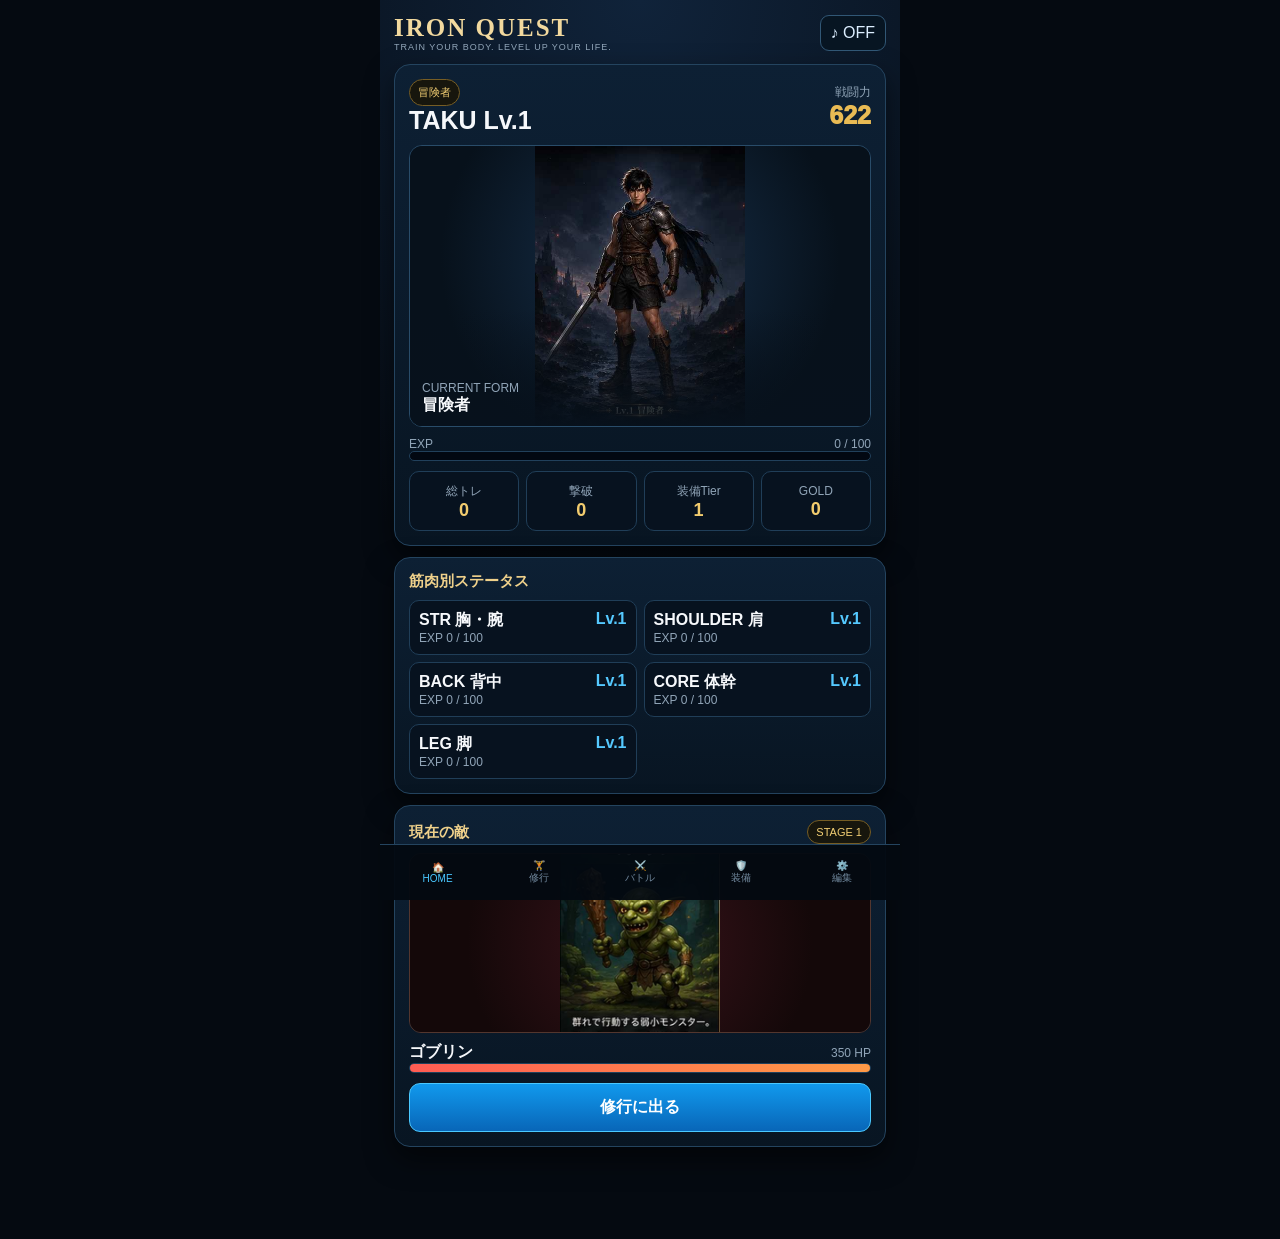
<file: index 5.html>
<!doctype html>
<html lang="ja">
<head>
<meta charset="utf-8">
<meta name="viewport" content="width=device-width,initial-scale=1,viewport-fit=cover">
<meta name="theme-color" content="#050a11">
<link rel="manifest" href="manifest.json">
<link rel="apple-touch-icon" href="icon-192.png">
<title>IRON QUEST</title>
<style>
:root{
 --bg:#050a11;--panel:#0a1725;--panel2:#0e2135;--line:#24445f;--text:#f6f8fb;
 --muted:#91a5b8;--gold:#e9bb54;--blue:#21a8ff;--red:#ff6158;--green:#68d69b;
}
*{box-sizing:border-box}
body{margin:0;background:var(--bg);color:var(--text);font-family:-apple-system,BlinkMacSystemFont,"Segoe UI",sans-serif}
button,input,select{font:inherit} button{cursor:pointer}
.app{max-width:520px;min-height:100vh;margin:auto;padding:14px 14px 92px;background:radial-gradient(circle at 50% 0,#10233a 0,#050a11 46%)}
header{display:flex;justify-content:space-between;align-items:center;margin-bottom:12px}
.logo{font:900 25px Georgia,serif;letter-spacing:.08em;color:#f2d99e}.tag{font-size:9px;letter-spacing:.11em;color:var(--muted)}
.iconbtn{border:1px solid #315775;background:#071522;color:#dceeff;border-radius:9px;padding:8px 10px}
.card{background:linear-gradient(180deg,#0d2034,#081522);border:1px solid var(--line);border-radius:16px;padding:14px;box-shadow:0 12px 28px #0008}
.row{display:flex;gap:9px;align-items:center}.between{justify-content:space-between}.small{font-size:12px;color:var(--muted)}
.badge{display:inline-flex;padding:5px 8px;border:1px solid #765d24;border-radius:999px;background:#17160d;color:#f2ce73;font-size:11px}
.big{font-size:25px;font-weight:900}.power{font-size:25px;font-weight:1000;color:var(--gold)}
.hero{height:282px;margin:10px 0;border:1px solid #294c69;border-radius:13px;overflow:hidden;position:relative;background:#07111b}
.hero img{width:100%;height:100%;object-fit:contain;object-position:center bottom;background:radial-gradient(circle at 50% 40%,#17304b,#07111b 70%);display:block}
.hero:after{content:"";position:absolute;inset:0;background:linear-gradient(to top,#07111cf3 0,transparent 42%)}
.heroLabel{position:absolute;left:12px;bottom:10px;z-index:2}
.bar{height:10px;background:#020812;border:1px solid #21405b;border-radius:999px;overflow:hidden}.bar>div{height:100%;background:linear-gradient(90deg,#168ce2,#54d8ff)}
.hp>div{background:linear-gradient(90deg,#ff5c53,#ff9a47)}
.stats{display:grid;grid-template-columns:repeat(3,1fr);gap:7px;margin-top:10px}.stat{text-align:center;background:#07121f;border:1px solid #203e58;border-radius:10px;padding:9px}.stat b{display:block;font-size:18px;color:#f2cc6e}
.section{margin-top:11px}.section h3{font-size:15px;color:#efd18b;margin:0 0 9px}
.grid2{display:grid;grid-template-columns:1fr 1fr;gap:7px}.muscle{background:#07121f;border:1px solid #203e58;border-radius:10px;padding:9px}.muscle span{float:right;color:#55c9ff;font-weight:900}
.enemyVisual{height:180px;border:1px solid #53362e;border-radius:12px;overflow:hidden;background:#160a0a;margin:9px 0}.enemyVisual img{width:100%;height:100%;object-fit:contain;background:radial-gradient(circle,#39131a,#140809 70%)}
.primary,.secondary,.danger{width:100%;border-radius:11px;padding:13px 14px;font-weight:900}.primary{border:1px solid #4ac8ff;background:linear-gradient(180deg,#1199ed,#0866b8);color:white}.secondary{border:1px solid #2c506e;background:#0c2033;color:#eaf4ff}.danger{border:1px solid #6c3338;background:#2b1215;color:#ffb7bc}
.page{display:none}.page.active{display:block}
.tabs{position:fixed;bottom:0;left:50%;transform:translateX(-50%);max-width:520px;width:100%;display:grid;grid-template-columns:repeat(5,1fr);background:#040a11f2;border-top:1px solid #24445f;padding:7px 7px calc(7px + env(safe-area-inset-bottom));z-index:40}.tab{border:0;background:none;color:#72899e;padding:8px 3px;font-size:10px}.tab.active{color:#4ac8ff}
.exercise{background:#081827;border:1px solid #23445f;border-radius:12px;padding:11px;margin-bottom:8px}.exhead{display:flex;justify-content:space-between;gap:8px;margin-bottom:8px}.exname{font-weight:900}.type{font-size:10px;border:1px solid #365e7c;border-radius:999px;padding:4px 7px;color:#9cddff}
.setlabels{display:grid;grid-template-columns:28px 1fr 1fr 34px;gap:6px;margin:2px 0 0;color:#91a5b8;font-size:10px;text-align:center}.setrow{display:grid;grid-template-columns:28px 1fr 1fr 34px;gap:6px;align-items:center;margin-top:6px}.unitfield{position:relative}.unitfield input{width:100%;min-width:0;background:#030d17;border:1px solid #28506d;color:#fff;border-radius:8px;padding:9px 36px 9px 9px}.unitfield .unit{position:absolute;right:10px;top:50%;transform:translateY(-50%);font-size:12px;color:#91a5b8;pointer-events:none}.check{width:25px;height:25px;accent-color:#19a6ff}.record{font-size:11px;color:#f2c96c;margin-top:6px}
.editor{display:grid;grid-template-columns:1.6fr .7fr .7fr .6fr;gap:6px;margin-bottom:6px}.editor input,.muscleSel{width:100%;min-width:0;background:#030d17;border:1px solid #28506d;color:#fff;border-radius:8px;padding:8px}.editrow{display:flex;gap:6px;margin-bottom:10px}
.overlay{display:none;position:fixed;inset:0;background:#010409ed;z-index:90;align-items:center;justify-content:center;padding:18px}.overlay.show{display:flex}.modal{width:min(450px,100%);max-height:88vh;overflow:auto}.result{text-align:center}.resultExp{font-size:40px;color:#ffd15e;font-weight:1000}.damage{font-size:29px;color:#ffdf75;font-weight:1000;margin:5px 0}.loot{font-size:58px;margin:7px}
.reviewRow{display:grid;grid-template-columns:1.6fr .7fr .7fr .6fr;gap:6px;padding:8px 0;border-bottom:1px solid #193349;font-size:12px}.reviewRow b{font-size:12px}
.note{padding:10px;border:1px solid #294c68;background:#071522;border-radius:10px;font-size:12px;color:#b9cad8}.historyItem{padding:10px 0;border-bottom:1px solid #1a344a}.historyItem:last-child{border:0}
.toast{position:fixed;top:15px;left:50%;transform:translateX(-50%) translateY(-75px);z-index:100;background:#071726;border:1px solid #55c9ff;color:white;padding:10px 14px;border-radius:10px;transition:.25s;font-weight:800;text-align:center;max-width:90%}.toast.show{transform:translateX(-50%) translateY(0)}

/* ===== IRON QUEST battle / level-up presentation ===== */
.battleOverlay{display:none;position:fixed;inset:0;z-index:120;background:radial-gradient(circle at 50% 38%,#14243a 0,#03060b 72%);overflow:hidden;color:#fff}
.battleOverlay.show{display:block}
.battleStage{position:absolute;inset:0;max-width:520px;margin:auto;overflow:hidden}
.battleTop{position:absolute;top:max(18px,env(safe-area-inset-top));left:18px;right:18px;z-index:5}
.battleTitle{text-align:center;font-weight:1000;letter-spacing:.16em;color:#f0cd75;font-size:14px}
.battleEnemyName{text-align:center;font-size:25px;font-weight:1000;margin-top:6px}
.battleArena{position:absolute;left:0;right:0;top:105px;bottom:205px;overflow:hidden;background:
 radial-gradient(circle at 68% 42%,#57201855,transparent 27%),
 linear-gradient(to top,#03060b 0,#07101b 48%,#101725 100%)}
.battleArena:before{content:"";position:absolute;inset:0;background:linear-gradient(115deg,transparent 44%,#ffffff08 49%,transparent 54%)}
.fighter{position:absolute;bottom:28px;transition:transform .22s ease,filter .15s ease,opacity .25s}
.fighter img{width:100%;height:100%;object-fit:contain;display:block;filter:drop-shadow(0 15px 13px #000b)}
.playerFighter{width:46%;height:62%;left:-2%;transform:translateX(-8%) scale(.92);transform-origin:bottom center}
.enemyFighter{width:58%;height:78%;right:-4%;transform-origin:bottom center}
.playerFighter.attack{transform:translateX(58%) translateY(-3%) scale(1.04)}
.playerFighter.recoil{transform:translateX(-5%) scale(.92)}
.enemyFighter.hit{animation:enemyHit .42s ease}
.enemyFighter.criticalHit{animation:criticalHit .58s ease}
@keyframes enemyHit{0%,100%{transform:translateX(0)}25%{transform:translateX(13px) rotate(1deg);filter:brightness(1.8)}55%{transform:translateX(-10px) rotate(-1deg);filter:brightness(1.4)}}
@keyframes criticalHit{0%,100%{transform:scale(1)}18%{transform:translateX(20px) scale(1.03);filter:brightness(2.5)}38%{transform:translateX(-18px) scale(.97)}58%{transform:translateX(14px) scale(1.02);filter:hue-rotate(-25deg) brightness(1.9)}}
.slashFx{position:absolute;z-index:4;left:45%;top:30%;width:8px;height:230px;border-radius:99px;background:linear-gradient(#fff,#ffd44f 45%,#ff6a29);box-shadow:0 0 16px #fff,0 0 40px #ff9f27;opacity:0;transform:rotate(48deg) scaleY(.15)}
.slashFx.fire{animation:slash .32s ease-out}
@keyframes slash{0%{opacity:0;transform:rotate(48deg) scaleY(.12)}25%{opacity:1}100%{opacity:0;transform:rotate(48deg) scaleY(1.25)}}
.screenFlash{position:absolute;inset:0;z-index:3;background:#fff;opacity:0;pointer-events:none}
.screenFlash.fire{animation:flashBattle .32s ease-out}
@keyframes flashBattle{0%{opacity:0}18%{opacity:.72}100%{opacity:0}}
.damagePop{position:absolute;z-index:7;left:50%;top:43%;transform:translate(-50%,-50%) scale(.55);text-align:center;opacity:0;white-space:nowrap}
.damagePop.show{animation:damagePop .85s cubic-bezier(.2,.8,.2,1)}
.damageType{font-size:18px;font-weight:1000;letter-spacing:.12em}
.damageNumber{font-size:54px;line-height:.9;font-weight:1000;text-shadow:0 4px 0 #4c1600,0 0 18px currentColor}
.damagePop.normal{color:#f4f7fb}.damagePop.power{color:#73d4ff}.damagePop.critical{color:#ffd34f}
@keyframes damagePop{0%{opacity:0;transform:translate(-50%,-50%) scale(.45)}25%{opacity:1;transform:translate(-50%,-56%) scale(1.15)}70%{opacity:1;transform:translate(-50%,-62%) scale(1)}100%{opacity:0;transform:translate(-50%,-76%) scale(.92)}}
.battleHud{position:absolute;left:18px;right:18px;bottom:95px;z-index:6}
.battleHpLabels{display:flex;justify-content:space-between;align-items:end;margin-bottom:7px}
.battleHpName{font-size:19px;font-weight:900}.battleHpNum{font-size:13px;color:#9dafc1}
.battleHpBar{height:14px;background:#03070c;border:1px solid #324a60;border-radius:999px;overflow:hidden}
.battleHpFill{height:100%;background:linear-gradient(90deg,#ed3636,#ff7d3e);transition:width .8s cubic-bezier(.2,.8,.2,1);box-shadow:0 0 14px #ff483c77}
.battleMessage{height:44px;text-align:center;padding-top:12px;color:#a9bdcf;font-size:13px}
.rewardPanel{display:none;position:absolute;z-index:10;left:20px;right:20px;top:50%;transform:translateY(-50%);padding:20px;background:linear-gradient(180deg,#10243a,#07121e);border:1px solid #bc8a32;border-radius:18px;text-align:center;box-shadow:0 24px 70px #000d}
.rewardPanel.show{display:block;animation:panelIn .45s ease}
@keyframes panelIn{from{opacity:0;transform:translateY(-44%) scale(.9)}to{opacity:1;transform:translateY(-50%) scale(1)}}
.rewardTitle{font-size:27px;font-weight:1000;color:#ffd572}.rewardItems{display:grid;grid-template-columns:repeat(3,1fr);gap:8px;margin:16px 0}
.rewardItem{border:1px solid #294d69;background:#071725;border-radius:12px;padding:10px 5px}.rewardIcon{font-size:31px}.rewardVal{font-weight:900;color:#f3d076;font-size:13px;margin-top:4px}
.battleContinue{border:1px solid #4ac8ff;background:linear-gradient(#149eed,#0866b8);color:#fff;width:100%;border-radius:11px;padding:13px;font-weight:900}
.levelOverlay{display:none;position:fixed;inset:0;z-index:140;background:radial-gradient(circle at 50% 45%,#58461b 0,#111729 34%,#020509 75%);align-items:center;justify-content:center;padding:22px;color:#fff}
.levelOverlay.show{display:flex;animation:levelBg .8s ease}
@keyframes levelBg{0%{filter:brightness(3)}100%{filter:brightness(1)}}
.levelRays{position:absolute;width:430px;height:430px;border-radius:50%;background:repeating-conic-gradient(from 0deg,#ffd86600 0 8deg,#ffd86622 8deg 11deg);animation:spin 12s linear infinite}
@keyframes spin{to{transform:rotate(360deg)}}
.levelCard{position:relative;z-index:2;text-align:center;width:min(420px,100%)}
.levelKicker{color:#f4cf70;letter-spacing:.25em;font-weight:900}.levelMain{font-size:48px;font-weight:1000;color:#ffe28c;text-shadow:0 0 25px #ffbb36;margin:7px 0}
.levelJump{font-size:22px;font-weight:900}.levelChar{height:260px;margin:10px auto}.levelChar img{width:100%;height:100%;object-fit:contain;filter:drop-shadow(0 12px 16px #000)}
.levelStats{display:grid;grid-template-columns:1fr 1fr;gap:8px;margin:13px 0}.levelStat{background:#081827;border:1px solid #41617a;border-radius:11px;padding:10px}.levelStat b{display:block;color:#67d4ff;font-size:19px}
.levelUnlock{background:#241c0b;border:1px solid #9a7529;border-radius:12px;padding:10px;color:#f3d27d;margin-bottom:12px}


/* ===== v7 combat / equipment / shop ===== */
.combatStats{display:grid;grid-template-columns:repeat(4,1fr);gap:7px;margin-top:10px}.combatStat{background:#07121f;border:1px solid #203e58;border-radius:10px;padding:9px;text-align:center}.combatStat b{display:block;color:#f2cc6e;font-size:16px}.warn{color:#ffbd5b}.good{color:#68d69b}.enemyMeta{display:grid;grid-template-columns:1fr 1fr;gap:7px;margin-top:9px}.metaBox{background:#07121f;border:1px solid #203e58;border-radius:10px;padding:9px}.gearSlots{display:grid;grid-template-columns:repeat(3,1fr);gap:8px}.gearSlot{background:#07121f;border:1px solid #294c68;border-radius:12px;padding:9px;min-height:92px}.gearIcon{font-size:29px;line-height:1.1}.gearName{font-weight:900;font-size:12px;margin-top:5px}.rarity-Common{color:#c3ccd5}.rarity-Uncommon{color:#68d69b}.rarity-Rare{color:#55c9ff}.rarity-Epic{color:#be7cff}.rarity-Legendary{color:#ffd45c}.shopTabs{display:flex;gap:5px;overflow:auto;padding-bottom:5px}.shopTab{white-space:nowrap;border:1px solid #294c68;background:#071522;color:#a8bac9;border-radius:999px;padding:7px 10px;font-size:11px}.shopTab.active{color:#ffd45c;border-color:#806322;background:#17160d}.shopItem{display:grid;grid-template-columns:44px 1fr auto;gap:9px;align-items:center;background:#07121f;border:1px solid #203e58;border-radius:11px;padding:9px;margin-top:7px}.shopItem .gearIcon{font-size:30px}.shopItem button{border:1px solid #386384;background:#0d2740;color:#eaf5ff;border-radius:8px;padding:7px 9px;font-size:11px;font-weight:800}.shopItem button:disabled{opacity:.45}.equipBtn{width:100%;margin-top:6px;border:1px solid #315775;background:#0a2034;color:#dceeff;border-radius:8px;padding:7px;font-size:11px}.upgradeBox{display:grid;grid-template-columns:1fr auto;gap:8px;align-items:center}.miniDivider{height:1px;background:#1c3850;margin:10px 0}.playerHpFill{height:100%;background:linear-gradient(90deg,#2cb86a,#7bea96);transition:width .45s ease;box-shadow:0 0 14px #43d47a66}.enemyAttackFx{position:absolute;z-index:4;right:42%;top:34%;width:8px;height:220px;border-radius:99px;background:linear-gradient(#fff,#ff7965 45%,#b51e1e);box-shadow:0 0 16px #fff,0 0 40px #ff3c2b;opacity:0;transform:rotate(-48deg) scaleY(.15)}.enemyAttackFx.fire{animation:slash .32s ease-out}.enemyFighter.attackEnemy{transform:translateX(-46%) translateY(-2%) scale(1.04)}.playerFighter.hitPlayer{animation:playerHit .42s ease}@keyframes playerHit{0%,100%{filter:none}25%{transform:translateX(-12px) rotate(-1deg);filter:brightness(2)}55%{transform:translateX(8px) rotate(1deg);filter:brightness(1.3)}}.battlePlayerHud{position:absolute;left:18px;right:18px;bottom:145px;z-index:6}.battleEnemyHud{position:absolute;left:18px;right:18px;bottom:82px;z-index:6}.battleMessage{position:absolute;left:18px;right:18px;bottom:26px;height:auto;padding-top:0}.battleHud{display:none}.defeatPanel{border-color:#8b3434}.defeatPanel .rewardTitle{color:#ff625b}.battleStartBtn{margin-top:10px}.recommend{font-size:12px;color:#d2dfeb;margin-top:7px}.statusLegend{font-size:11px;color:#9fb2c3;line-height:1.55}.statusLegend b{color:#e9bb54}

</style>
</head>
<body>
<div id="toast" class="toast"></div>
<div class="app">
<header>
 <div><div class="logo">IRON QUEST</div><div class="tag">TRAIN YOUR BODY. LEVEL UP YOUR LIFE.</div></div>
 <button id="soundBtn" class="iconbtn">♪ OFF</button>
</header>

<section id="home" class="page active">
 <div class="card">
  <div class="row between">
   <div><span id="titleBadge" class="badge">冒険者</span><div class="big">TAKU <span id="levelText">Lv.1</span></div></div>
   <div style="text-align:right"><div class="small">戦闘力</div><div class="power" id="powerText">0</div></div>
  </div>
  <div class="hero"><img id="heroImg" src="stage_1.jpg" alt="character"><div class="heroLabel"><div class="small">CURRENT FORM</div><b id="formText">冒険者</b></div></div>
  <div class="row between small"><span>EXP</span><span id="xpText"></span></div>
  <div class="bar"><div id="xpFill"></div></div>
  <div class="stats" style="grid-template-columns:repeat(4,1fr)">
   <div class="stat"><span class="small">総トレ</span><b id="totalWorkouts">0</b></div>
   <div class="stat"><span class="small">撃破</span><b id="kills">0</b></div>
   <div class="stat"><span class="small">装備Tier</span><b id="gearTier">1</b></div>
   <div class="stat"><span class="small">GOLD</span><b id="goldText">0</b></div>
  </div>
 </div>
 <div class="card section"><h3>筋肉別ステータス</h3><div id="muscleGrid" class="grid2"></div></div>
 <div class="card section">
  <div class="row between"><h3 style="margin:0">現在の敵</h3><span class="badge" id="enemyLv"></span></div>
  <div class="enemyVisual"><img id="enemyImg" src="enemy.jpg" alt="enemy"></div>
  <div class="row between"><b id="enemyName"></b><span class="small" id="enemyHpText"></span></div>
  <div class="bar hp"><div id="enemyHpFill"></div></div>
  <div style="height:10px"></div><button class="primary" data-go="train">修行に出る</button>
 </div>
</section>

<section id="train" class="page">
 <div class="card"><div class="row between"><div><div class="small">TODAY'S TRAINING</div><h2 style="margin:2px 0">今日の修行</h2></div><span class="badge" id="progressBadge">0%</span></div><div class="small">重量・回数は各セットで変更可能。変更値は次回にも引き継がれます。</div></div>
 <div id="exerciseList" class="section"></div>
 <button class="primary" id="reviewBtn">トレーニング完了 → 記録確認</button>
</section>

<section id="battle" class="page">
 <div class="card">
  <div class="small">BATTLE</div><div class="row between"><h2 style="margin:2px 0">討伐挑戦</h2><span id="battleStageBadge" class="badge">STAGE 1</span></div>
  <div class="enemyVisual"><img id="battleEnemyImg" src="enemy_goblin.jpg" alt="boss"></div>
  <div class="row between"><b id="battleEnemy"></b><span class="small" id="battleHp"></span></div>
  <div class="bar hp"><div id="battleHpFill"></div></div>
  <div class="enemyMeta">
   <div class="metaBox"><div class="small">推奨Lv</div><b id="recommendLv">Lv.1</b></div>
   <div class="metaBox"><div class="small">推奨戦闘力</div><b id="recommendPower">200</b></div>
  </div>
  <div id="battleRecommend" class="recommend"></div>
  <button id="challengeBtn" class="primary battleStartBtn">バトルに挑戦する</button>
  <div class="note section">開始すると勝敗が決まるまで自動戦闘。推奨値未満でも挑戦できます。敗北時は所持GOLDの10%を失います。</div>
 </div>
</section>

<section id="gear" class="page">
 <div class="card"><div class="small">CHARACTER</div><h2 style="margin:2px 0">装備・進化</h2><div class="hero"><img id="gearImg" src="hero_lv1.jpg" alt="character"></div><div id="gearDesc"></div><div id="combatStats" class="combatStats"></div></div>
 <div class="card section"><div class="row between"><h3 style="margin:0">装備中</h3><span class="badge" id="gearGold">0 GOLD</span></div><div id="gearSlots" class="gearSlots" style="margin-top:10px"></div></div>
 <div class="card section"><h3>装備強化</h3><div id="upgradePanel"></div></div>
 <div class="card section"><div class="row between"><h3 style="margin:0">ショップ</h3><span class="small">GOLDで購入</span></div><div id="shopTabs" class="shopTabs" style="margin-top:10px"></div><div id="shopList"></div></div>
 <div class="card section"><h3>次の進化</h3><div id="evolutionText" class="note"></div></div>
 <div class="card section"><h3>ステータス効果</h3><div class="statusLegend"><b>STR</b> → ATK　／　<b>SHOULDER</b> → CRIT　／　<b>BACK</b> → DEF　／　<b>CORE</b> → HP・DEF　／　<b>LEG</b> → HP・ATK</div></div>
</section>

<section id="settings" class="page">
 <div class="card"><div class="small">TRAINING MENU</div><h2 style="margin:2px 0">メニュー編集</h2><div class="small">種目・重量・回数・セット・対象部位をいつでも変更。</div><div style="height:12px"></div><div id="menuEditor"></div><button class="secondary" id="addExercise">＋ 種目追加</button><div style="height:8px"></div><button class="primary" id="saveMenu">保存</button></div>
 <div class="card section"><h3>履歴</h3><div id="history"></div></div>
 <div class="card section"><button class="danger" id="resetData">全データ初期化</button></div>
</section>
</div>

<nav class="tabs">
 <button class="tab active" data-page="home">🏠<br>HOME</button>
 <button class="tab" data-page="train">🏋️<br>修行</button>
 <button class="tab" data-page="battle">⚔️<br>バトル</button>
 <button class="tab" data-page="gear">🛡️<br>装備</button>
 <button class="tab" data-page="settings">⚙️<br>編集</button>
</nav>

<div class="overlay" id="reviewOverlay">
 <div class="card modal">
  <div class="small">REVIEW</div><h2 style="margin:2px 0 8px">今日の記録を確認</h2>
  <div id="reviewList"></div>
  <div style="height:10px"></div>
  <button class="primary" id="finalizeBtn">修行を記録する</button>
  <div style="height:7px"></div><button class="secondary" id="backToTrain">戻って修正</button>
 </div>
</div>

<div class="overlay" id="resultOverlay">
 <div class="card modal result">
  <div class="small">TRAINING COMPLETE</div>
  <div class="resultExp" id="resultTitle"></div>
  <div class="damage" id="damageText"></div>
  <div id="resultText"></div>
  <div class="loot" id="loot"></div>
  <button class="primary" id="closeResult">報酬を受け取る</button>
 </div>
</div>


<div id="battleOverlay" class="battleOverlay" aria-hidden="true">
  <div class="battleStage">
    <div class="battleTop">
      <div class="battleTitle">BATTLE</div>
      <div id="animEnemyName" class="battleEnemyName">ENEMY</div>
    </div>
    <div class="battleArena">
      <div id="animPlayer" class="fighter playerFighter"><img id="animPlayerImg" src="stage_1.jpg" alt="player"></div>
      <div id="animEnemy" class="fighter enemyFighter"><img id="animEnemyImg" src="enemy.jpg" alt="enemy"></div>
      <div id="slashFx" class="slashFx"></div><div id="enemyAttackFx" class="enemyAttackFx"></div>
      <div id="screenFlash" class="screenFlash"></div>
      <div id="damagePop" class="damagePop normal">
        <div id="damageType" class="damageType">NORMAL</div>
        <div id="damageNumber" class="damageNumber">0</div>
      </div>
    </div>
    <div class="battlePlayerHud">
      <div class="battleHpLabels"><div class="battleHpName">TAKU</div><div id="animPlayerHpText" class="battleHpNum">0 / 0</div></div>
      <div class="battleHpBar"><div id="animPlayerHpFill" class="playerHpFill"></div></div>
    </div>
    <div class="battleEnemyHud">
      <div class="battleHpLabels"><div id="animHpName" class="battleHpName">ENEMY</div><div id="animHpText" class="battleHpNum">0 / 0</div></div>
      <div class="battleHpBar"><div id="animHpFill" class="battleHpFill"></div></div>
    </div>
    <div id="battleMessage" class="battleMessage">戦闘開始...</div>
    <div id="rewardPanel" class="rewardPanel">
      <div id="rewardTitle" class="rewardTitle">VICTORY!</div>
      <div class="small">討伐報酬</div>
      <div class="rewardItems">
        <div class="rewardItem"><div class="rewardIcon">✨</div><div class="small">EXP</div><div id="rewardExp" class="rewardVal">+0</div></div>
        <div class="rewardItem"><div class="rewardIcon">🪙</div><div class="small">GOLD</div><div id="rewardGold" class="rewardVal">+0</div></div>
        <div class="rewardItem"><div class="rewardIcon">💎</div><div class="small">DROP</div><div id="rewardDrop" class="rewardVal">なし</div></div>
      </div>
      <button id="battleContinue" class="battleContinue">次へ</button>
    </div>
  </div>
</div>

<div id="levelOverlay" class="levelOverlay" aria-hidden="true">
  <div class="levelRays"></div>
  <div class="levelCard">
    <div class="levelKicker">LEVEL UP</div>
    <div class="levelMain">LEVEL UP!</div>
    <div id="levelJump" class="levelJump">Lv.1 → Lv.2</div>
    <div class="levelChar"><img id="levelCharImg" src="stage_1.jpg" alt="level up character"></div>
    <div class="levelStats">
      <div class="levelStat"><span class="small">戦闘力</span><b id="levelPowerGain">+0</b></div>
      <div class="levelStat"><span class="small">筋肉LvUP</span><b id="levelMuscleGain">0</b></div>
    </div>
    <div id="levelUnlock" class="levelUnlock">新たな力を獲得した</div>
    <button id="levelContinue" class="battleContinue">冒険を続ける</button>
  </div>
</div>

<script>
(function(){
"use strict";
const defaultMenu=[
{name:"オーバーヘッドプレス",muscle:"SHOULDER",sets:[{kg:35,reps:15},{kg:35,reps:15}]},
{name:"ラットプルダウン",muscle:"BACK",sets:[{kg:35,reps:15},{kg:45,reps:15}]},
{name:"チェストプレス",muscle:"STR",sets:[{kg:25,reps:15},{kg:25,reps:15}]},
{name:"ペクトラル",muscle:"STR",sets:[{kg:15,reps:15},{kg:15,reps:15}]},
{name:"アブドミナルクランチ",muscle:"CORE",sets:[{kg:25,reps:15},{kg:25,reps:15}]},
{name:"ローバック",muscle:"BACK",sets:[{kg:43,reps:15},{kg:43,reps:15}]},
{name:"ロータリートーソー",muscle:"CORE",sets:[{kg:20,reps:15},{kg:20,reps:15}]},
{name:"レッグプレス",muscle:"LEG",sets:[{kg:41,reps:20},{kg:41,reps:20}]},
{name:"アダクター",muscle:"LEG",sets:[{kg:15,reps:20}]}
];
const enemies=[
{name:"ゴブリン",min:1,max:5,hp:350,atk:180,def:35,gold:60,exp:15,recLv:1,recPower:200,lv:"推奨 Lv.1",img:"enemy_goblin.jpg",drop:"leather_gloves"},
{name:"スケルトン",min:6,max:10,hp:700,atk:360,def:60,gold:120,exp:25,recLv:6,recPower:1050,lv:"推奨 Lv.6",img:"enemy_skeleton.jpg",drop:"iron_helm"},
{name:"オーク",min:11,max:20,hp:1500,atk:520,def:100,gold:240,exp:45,recLv:11,recPower:1600,lv:"推奨 Lv.11",img:"enemy_orc.jpg",drop:"steel_sword"},
{name:"オーガ",min:21,max:35,hp:2800,atk:780,def:160,gold:480,exp:80,recLv:21,recPower:2300,lv:"推奨 Lv.21",img:"enemy_ogre.jpg",drop:"black_armor"},
{name:"ワイバーン",min:36,max:60,hp:6500,atk:1180,def:260,gold:900,exp:140,recLv:36,recPower:3600,lv:"推奨 Lv.36",img:"enemy_wyvern.jpg",drop:"dragon_greaves"},
{name:"ドラゴン",min:61,max:85,hp:15000,atk:1850,def:420,gold:1800,exp:220,recLv:61,recPower:5800,lv:"推奨 Lv.61",img:"enemy_dragon.jpg",drop:"dragon_sword"},
{name:"魔王 / 古竜",min:86,max:999,hp:40000,atk:2900,def:700,gold:4000,exp:400,recLv:86,recPower:8500,lv:"推奨 Lv.86",img:"enemy_final.jpg",drop:"mythic_sword"}
];
const stages=[
{lv:1,title:"冒険者",desc:"初期装備。ここから修行が始まる。",img:"hero_lv1.jpg",tier:1},
{lv:3,title:"木剣士",desc:"木剣を獲得。最初の進化。",img:"hero_lv3.jpg",tier:2},
{lv:5,title:"革装戦士",desc:"革装備を獲得し、防具が強化。",img:"hero_lv5.jpg",tier:2},
{lv:10,title:"蒼刃兵",desc:"蒼い武装を解放。戦士として覚醒。",img:"hero_lv10.jpg",tier:3},
{lv:20,title:"鉄刃剣士",desc:"本格装備を獲得し、戦闘力が上昇。",img:"hero_lv20.jpg",tier:4},
{lv:40,title:"重装隊長",desc:"重装備と隊長級の威圧感を獲得。",img:"hero_lv40.jpg",tier:5},
{lv:70,title:"英雄級",desc:"英雄級の力とオーラを解放。",img:"hero_lv70.jpg",tier:6},
{lv:100,title:"覇者",desc:"最終覚醒。IRON QUESTの頂点。",img:"hero_lv100.jpg",tier:7}
];
const equipment=[
{id:"bare_hands",slot:"weapon",name:"素手",icon:"✊",rarity:"Common",price:0,atk:0},
{id:"wood_sword",slot:"weapon",name:"木剣",icon:"🗡️",rarity:"Common",price:100,atk:8},
{id:"iron_sword",slot:"weapon",name:"鉄剣",icon:"⚔️",rarity:"Uncommon",price:300,atk:18},
{id:"steel_sword",slot:"weapon",name:"鋼鉄剣",icon:"⚔️",rarity:"Rare",price:700,atk:32},
{id:"magic_sword",slot:"weapon",name:"魔剣",icon:"🗡️",rarity:"Epic",price:1500,atk:52,crit:3},
{id:"dragon_sword",slot:"weapon",name:"竜剣",icon:"🐉",rarity:"Epic",price:3000,atk:80,crit:5},
{id:"mythic_sword",slot:"weapon",name:"神話剣",icon:"🔥",rarity:"Legendary",price:6000,atk:120,crit:8},
{id:"cloth_hood",slot:"head",name:"布のフード",icon:"🥷",rarity:"Common",price:0,def:3,hp:15},
{id:"leather_helm",slot:"head",name:"革の兜",icon:"⛑️",rarity:"Common",price:180,def:10,hp:40},
{id:"iron_helm",slot:"head",name:"鉄兜",icon:"🪖",rarity:"Uncommon",price:450,def:18,hp:70},
{id:"black_helm",slot:"head",name:"黒鋼兜",icon:"🪖",rarity:"Rare",price:1000,def:30,hp:120},
{id:"dragon_helm",slot:"head",name:"竜角兜",icon:"🐲",rarity:"Epic",price:2200,def:50,hp:180},
{id:"cloth_armor",slot:"body",name:"布の服",icon:"🥋",rarity:"Common",price:0,def:5,hp:30},
{id:"leather_armor",slot:"body",name:"革鎧",icon:"🦺",rarity:"Common",price:250,def:18,hp:80},
{id:"iron_armor",slot:"body",name:"鉄鎧",icon:"🛡️",rarity:"Uncommon",price:650,def:30,hp:140},
{id:"black_armor",slot:"body",name:"黒鋼鎧",icon:"🛡️",rarity:"Rare",price:1500,def:50,hp:220},
{id:"dragon_armor",slot:"body",name:"竜鎧",icon:"🐉",rarity:"Epic",price:3400,def:80,hp:320},
{id:"cloth_gloves",slot:"arms",name:"布手袋",icon:"🧤",rarity:"Common",price:0,def:2},
{id:"leather_gloves",slot:"arms",name:"革手甲",icon:"🧤",rarity:"Common",price:180,atk:4,def:4},
{id:"iron_gloves",slot:"arms",name:"鉄手甲",icon:"🥊",rarity:"Uncommon",price:500,atk:8,def:8},
{id:"black_gloves",slot:"arms",name:"黒鋼手甲",icon:"🥊",rarity:"Rare",price:1100,atk:14,def:14},
{id:"dragon_gloves",slot:"arms",name:"竜爪手甲",icon:"🐲",rarity:"Epic",price:2400,atk:22,def:18},
{id:"cloth_pants",slot:"legs",name:"布の脚衣",icon:"👖",rarity:"Common",price:0,hp:20,def:2},
{id:"leather_greaves",slot:"legs",name:"革脚甲",icon:"🥾",rarity:"Common",price:180,hp:30,def:5},
{id:"iron_greaves",slot:"legs",name:"鉄脚甲",icon:"🥾",rarity:"Uncommon",price:500,hp:60,def:10},
{id:"black_greaves",slot:"legs",name:"黒鋼脚甲",icon:"🥾",rarity:"Rare",price:1200,hp:110,def:18},
{id:"dragon_greaves",slot:"legs",name:"竜脚甲",icon:"🐉",rarity:"Epic",price:2600,hp:180,def:30},
{id:"no_accessory",slot:"accessory",name:"なし",icon:"◯",rarity:"Common",price:0},
{id:"power_ring",slot:"accessory",name:"力の指輪",icon:"💍",rarity:"Uncommon",price:450,atk:10},
{id:"guard_charm",slot:"accessory",name:"守りの護符",icon:"📿",rarity:"Uncommon",price:450,def:10},
{id:"life_necklace",slot:"accessory",name:"命の首飾り",icon:"📿",rarity:"Rare",price:700,hp:100},
{id:"crit_ring",slot:"accessory",name:"会心の指輪",icon:"💍",rarity:"Rare",price:900,crit:4},
{id:"dragon_emblem",slot:"accessory",name:"竜の紋章",icon:"🔶",rarity:"Legendary",price:3200,atk:20,def:10,crit:2}
];
const slotLabels={weapon:"武器",head:"頭",body:"胴",arms:"腕",legs:"脚",accessory:"アクセ"};
function itemById(id){return equipment.find(x=>x.id===id)||equipment[0]}
function currentEnemy(){return enemies[Math.max(0,Math.min(enemies.length-1,state.enemyTier||0))]}
const initial={level:1,xp:0,totalWorkouts:0,kills:0,enemyTier:0,enemyHp:350,
muscles:{STR:{lv:1,xp:0},SHOULDER:{lv:1,xp:0},BACK:{lv:1,xp:0},CORE:{lv:1,xp:0},LEG:{lv:1,xp:0}},
menu:defaultMenu,records:{},history:[],gold:0,
inventory:["bare_hands","cloth_hood","cloth_armor","cloth_gloves","cloth_pants","no_accessory"],
equipped:{weapon:"bare_hands",head:"cloth_hood",body:"cloth_armor",arms:"cloth_gloves",legs:"cloth_pants",accessory:"no_accessory"},upgrades:{}};
const clone=x=>JSON.parse(JSON.stringify(x));
function load(){try{const x=JSON.parse(localStorage.getItem("ironQuestV4")),n=clone(initial);if(!x)return n;Object.assign(n,x);n.muscles=Object.assign(n.muscles,x.muscles||{});n.equipped=Object.assign(n.equipped,x.equipped||{});n.inventory=Array.from(new Set([...(n.inventory||[]),...((x.inventory)||[])]));n.upgrades=Object.assign({},x.upgrades||{});n.enemyTier=Math.max(0,Math.min(enemies.length-1,Number.isFinite(x.enemyTier)?x.enemyTier:0));n.enemyHp=enemies[n.enemyTier].hp;return n}catch(e){return clone(initial)}}
let state=load(),audioCtx=null,bgmTimer=null,bgmOn=false,shopFilter="weapon",battleRunning=false;
function save(){try{localStorage.setItem("ironQuestV4",JSON.stringify(state))}catch(e){}}
function xpNeed(lv){return 100+Math.floor((lv-1)*18)}
function stage(){let s=stages[0];stages.forEach(v=>{if(state.level>=v.lv)s=v});return s}
function itemBonus(item){const u=state.upgrades[item.id]||0,m=1+u*.10;return {hp:Math.round((item.hp||0)*m),atk:Math.round((item.atk||0)*m),def:Math.round((item.def||0)*m),crit:(item.crit||0)+u*.25}}
function combat(){const m=state.muscles;let hp=700+state.level*70+m.CORE.lv*65+m.LEG.lv*45,atk=60+state.level*14+m.STR.lv*28+m.LEG.lv*8,def=35+state.level*8+m.BACK.lv*18+m.CORE.lv*10,crit=5+m.SHOULDER.lv*1.5;Object.values(state.equipped).forEach(id=>{const b=itemBonus(itemById(id));hp+=b.hp;atk+=b.atk;def+=b.def;crit+=b.crit});crit=Math.min(45,crit);return {hp:Math.round(hp),atk:Math.round(atk),def:Math.round(def),crit:+crit.toFixed(1)}}
function power(){const c=combat();return Math.round(c.hp*.22+c.atk*2+c.def*1.4+c.crit*12)}
function toast(msg){const e=document.getElementById("toast");e.textContent=msg;e.classList.add("show");setTimeout(()=>e.classList.remove("show"),1600)}
function go(id){document.querySelectorAll(".page").forEach(p=>p.classList.toggle("active",p.id===id));document.querySelectorAll(".tab").forEach(t=>t.classList.toggle("active",t.dataset.page===id));if(id==="train")renderTraining();if(id==="settings")renderEditor();renderAll()}
document.querySelectorAll("[data-go]").forEach(b=>b.addEventListener("click",()=>go(b.dataset.go)));
document.querySelectorAll(".tab").forEach(b=>b.addEventListener("click",()=>go(b.dataset.page)));
function renderAll(){
 const st=stage(),en=currentEnemy(),c=combat();state.enemyHp=en.hp;
 ["heroImg","gearImg"].forEach(id=>document.getElementById(id).src=st.img);
 ["enemyImg","battleEnemyImg","animEnemyImg"].forEach(id=>{const el=document.getElementById(id);if(el)el.src=en.img});
 document.getElementById("titleBadge").textContent=st.title;document.getElementById("formText").textContent=st.title;
 document.getElementById("levelText").textContent="Lv."+state.level;document.getElementById("powerText").textContent=power().toLocaleString();
 document.getElementById("xpText").textContent=state.xp+" / "+xpNeed(state.level);document.getElementById("xpFill").style.width=Math.min(100,state.xp/xpNeed(state.level)*100)+"%";
 document.getElementById("totalWorkouts").textContent=state.totalWorkouts;document.getElementById("kills").textContent=state.kills;document.getElementById("goldText").textContent=(state.gold||0).toLocaleString();document.getElementById("gearTier").textContent=st.tier;
 const labels={STR:"STR 胸・腕",SHOULDER:"SHOULDER 肩",BACK:"BACK 背中",CORE:"CORE 体幹",LEG:"LEG 脚"};
 document.getElementById("muscleGrid").innerHTML=Object.entries(state.muscles).map(([k,m])=>'<div class="muscle"><b>'+labels[k]+'</b><span>Lv.'+m.lv+'</span><div class="small">EXP '+m.xp+' / 100</div></div>').join("");
 ["enemyName","battleEnemy"].forEach(id=>document.getElementById(id).textContent=en.name);
 document.getElementById("enemyLv").textContent="STAGE "+(state.enemyTier+1);document.getElementById("enemyHpText").textContent=en.hp.toLocaleString()+" HP";document.getElementById("battleHp").textContent=en.hp.toLocaleString()+" HP";
 document.getElementById("enemyHpFill").style.width="100%";document.getElementById("battleHpFill").style.width="100%";
 document.getElementById("battleStageBadge").textContent="STAGE "+(state.enemyTier+1);document.getElementById("recommendLv").textContent="Lv."+en.recLv;document.getElementById("recommendPower").textContent=en.recPower.toLocaleString();
 const diff=power()-en.recPower;document.getElementById("battleRecommend").innerHTML=diff>=0?'<span class="good">推奨戦闘力を '+diff.toLocaleString()+' 上回っています</span>':'<span class="warn">⚠ 推奨戦闘力まであと '+Math.abs(diff).toLocaleString()+'</span>';
 document.getElementById("gearDesc").innerHTML='<b style="color:#e9bb54">'+st.title+'</b><div class="small">'+st.desc+'</div>';
 document.getElementById("combatStats").innerHTML=[['HP',c.hp],['ATK',c.atk],['DEF',c.def],['CRIT',c.crit+'%']].map(x=>'<div class="combatStat"><span class="small">'+x[0]+'</span><b>'+x[1]+'</b></div>').join('');
 document.getElementById("gearGold").textContent=(state.gold||0).toLocaleString()+" GOLD";
 const next=stages.find(x=>x.lv>state.level);document.getElementById("evolutionText").textContent=next?'Lv.'+next.lv+'「'+next.title+'」で '+next.desc:'Lv.100 最終覚醒済み';
 renderGear();renderShop();renderHistory();save();
}
function renderTraining(){
 const root=document.getElementById("exerciseList");root.innerHTML="";
 state.menu.forEach(ex=>{
  const box=document.createElement("div");box.className="exercise";
  box.innerHTML='<div class="exhead"><div class="exname"></div><span class="type"></span></div><div class="setlabels"><span>SET</span><span>重量</span><span>回数</span><span>完了</span></div><div class="sets"></div>';
  box.querySelector(".exname").textContent=ex.name;box.querySelector(".type").textContent=ex.muscle;
  const sets=box.querySelector(".sets");
  ex.sets.forEach((set,j)=>{
   const r=document.createElement("div");r.className="setrow";r.innerHTML='<b>'+(j+1)+'</b><div class="unitfield"><input class="kg" inputmode="decimal"><span class="unit">kg</span></div><div class="unitfield"><input class="reps" inputmode="numeric"><span class="unit">回</span></div><input class="check" type="checkbox">';
   const kg=r.querySelector(".kg"),reps=r.querySelector(".reps");kg.value=set.kg;reps.value=set.reps;
   kg.addEventListener("change",()=>{set.kg=Number(kg.value)||0;save()});reps.addEventListener("change",()=>{set.reps=Number(reps.value)||0;save()});r.querySelector(".check").addEventListener("change",updateProgress);sets.appendChild(r);
  });
  if(state.records[ex.name]){const d=document.createElement("div");d.className="record";d.textContent="自己ベスト総負荷："+state.records[ex.name].toLocaleString()+"kg";box.appendChild(d)}
  root.appendChild(box);
 });updateProgress();
}
function updateProgress(){const all=[...document.querySelectorAll("#exerciseList .check")],done=all.filter(x=>x.checked).length;document.getElementById("progressBadge").textContent=all.length?Math.round(done/all.length*100)+"%":"0%"}
document.getElementById("reviewBtn").addEventListener("click",()=>{
 const checks=[...document.querySelectorAll("#exerciseList .check")];if(!checks.length||checks.some(x=>!x.checked)){toast("全セット完了後に確認できます");return}
 const root=document.getElementById("reviewList");root.innerHTML='<div class="reviewRow"><b>種目</b><b>重量</b><b>回数</b><b>SET</b></div>';
 state.menu.forEach(ex=>{const r=document.createElement("div");r.className="reviewRow";r.innerHTML='<b></b><span></span><span></span><span></span>';r.children[0].textContent=ex.name;r.children[1].textContent=ex.sets.map(s=>s.kg+"kg").join(" / ");r.children[2].textContent=ex.sets.map(s=>s.reps+"回").join(" / ");r.children[3].textContent=ex.sets.length;root.appendChild(r)});
 document.getElementById("reviewOverlay").classList.add("show");
});
document.getElementById("backToTrain").addEventListener("click",()=>document.getElementById("reviewOverlay").classList.remove("show"));
document.getElementById("finalizeBtn").addEventListener("click",finalizeWorkout);

const wait=ms=>new Promise(resolve=>setTimeout(resolve,ms));
function attackClass(prs){
  if(prs>=3)return {name:"CRITICAL!!",cls:"critical",mult:1.85};
  if(prs>=1)return {name:"POWER!",cls:"power",mult:1.30};
  return {name:"NORMAL",cls:"normal",mult:1.00};
}
async function showDamage(target,type,damage,isEnemy=false){
 const p=document.getElementById("animPlayer"),enemy=document.getElementById("animEnemy"),slash=document.getElementById(isEnemy?"enemyAttackFx":"slashFx"),flash=document.getElementById("screenFlash"),pop=document.getElementById("damagePop");
 if(isEnemy){enemy.classList.add("attackEnemy");await wait(160);slash.classList.add("fire");p.classList.add("hitPlayer");pop.style.left="34%";}else{p.classList.add("attack");await wait(160);slash.classList.add("fire");enemy.classList.add(type.cls==="critical"?"criticalHit":"hit");pop.style.left="57%";}
 flash.classList.add("fire");pop.className="damagePop "+type.cls+" show";document.getElementById("damageType").textContent=type.name;document.getElementById("damageNumber").textContent=damage.toLocaleString();if(type.cls==="critical")playSfx("win");else playSfx("hit");await wait(380);
 slash.classList.remove("fire");flash.classList.remove("fire");p.classList.remove("attack","hitPlayer");enemy.classList.remove("attackEnemy","hit","criticalHit");await wait(260);
}
function playerAttackType(c){const r=Math.random()*100;if(r<c.crit)return {name:"CRITICAL!",cls:"critical",mult:1.75};if(r<c.crit+22)return {name:"POWER!",cls:"power",mult:1.25};return {name:"NORMAL",cls:"normal",mult:1}}
async function startBattle(){
 if(battleRunning)return;battleRunning=true;const ov=document.getElementById("battleOverlay"),st=stage(),en={...currentEnemy()},c=combat();let php=c.hp,ehp=en.hp,turn=1;
 document.getElementById("animPlayerImg").src=st.img;document.getElementById("animEnemyImg").src=en.img;document.getElementById("animEnemyName").textContent=en.name;document.getElementById("animHpName").textContent=en.name;document.getElementById("animPlayerHpText").textContent=php.toLocaleString()+" / "+c.hp.toLocaleString();document.getElementById("animHpText").textContent=ehp.toLocaleString()+" / "+en.hp.toLocaleString();document.getElementById("animPlayerHpFill").style.width="100%";document.getElementById("animHpFill").style.width="100%";document.getElementById("rewardPanel").classList.remove("show","defeatPanel");document.getElementById("battleMessage").textContent="戦闘開始！";ov.classList.add("show");ov.setAttribute("aria-hidden","false");await wait(700);
 while(php>0&&ehp>0&&turn<=30){
   const t=playerAttackType(c),raw=Math.max(18,c.atk-en.def*.55),dmg=Math.max(1,Math.round(raw*t.mult*(.90+Math.random()*.20)));document.getElementById("battleMessage").textContent="TURN "+turn+"　TAKUの攻撃！";await showDamage("enemy",t,dmg,false);ehp=Math.max(0,ehp-dmg);document.getElementById("animHpFill").style.width=(ehp/en.hp*100)+"%";document.getElementById("animHpText").textContent=ehp.toLocaleString()+" / "+en.hp.toLocaleString();if(ehp<=0)break;await wait(280);
   const et={name:"ENEMY",cls:"normal",mult:1},edmg=Math.max(8,Math.round(Math.max(14,en.atk-c.def*.5)*(.90+Math.random()*.20)));document.getElementById("battleMessage").textContent=en.name+"の反撃！";await showDamage("player",et,edmg,true);php=Math.max(0,php-edmg);document.getElementById("animPlayerHpFill").style.width=(php/c.hp*100)+"%";document.getElementById("animPlayerHpText").textContent=php.toLocaleString()+" / "+c.hp.toLocaleString();turn++;await wait(320);
 }
 const won=ehp<=0;let goldDelta=0,dropText="—",battleExp=0;if(won){state.kills++;goldDelta=en.gold;state.gold=(state.gold||0)+goldDelta;battleExp=en.exp;state.xp+=battleExp;while(state.xp>=xpNeed(state.level)){state.xp-=xpNeed(state.level);state.level++}if(Math.random()<.38&&en.drop){const it=itemById(en.drop);if(!state.inventory.includes(it.id)){state.inventory.push(it.id);dropText=it.name}else dropText="所持済み"}if(state.enemyTier<enemies.length-1)state.enemyTier++;playSfx("win");}else{goldDelta=Math.floor((state.gold||0)*.10);state.gold=Math.max(0,(state.gold||0)-goldDelta);}
 state.enemyHp=currentEnemy().hp;state.history.unshift({date:new Date().toLocaleDateString("ja-JP"),exp:battleExp,damage:0,prs:0,level:state.level,attack:won?"VICTORY":"DEFEAT"});state.history=state.history.slice(0,12);save();
 document.getElementById("rewardPanel").classList.toggle("defeatPanel",!won);document.getElementById("rewardTitle").textContent=won?"VICTORY!":"DEFEAT";document.getElementById("rewardExp").textContent=won?"+"+battleExp:"+0";document.getElementById("rewardGold").textContent=won?"+"+goldDelta:"-"+goldDelta;document.getElementById("rewardDrop").textContent=won?dropText:"再修行";document.getElementById("battleMessage").textContent=won?en.name+" を撃破！ 次の敵が解放された":"敗北…さらに修行して再挑戦しよう";document.getElementById("rewardPanel").classList.add("show");
 document.getElementById("battleContinue").onclick=()=>{document.getElementById("rewardPanel").classList.remove("show","defeatPanel");ov.classList.remove("show");ov.setAttribute("aria-hidden","true");battleRunning=false;renderAll();go(won?"home":"train")};
}
document.getElementById("challengeBtn").addEventListener("click",startBattle);
async function playLevelSequence(data){
 if(data.newLv<=data.oldLv)return;const ov=document.getElementById("levelOverlay"),st=stage();document.getElementById("levelJump").textContent="Lv."+data.oldLv+" → Lv."+data.newLv;document.getElementById("levelCharImg").src=st.img;document.getElementById("levelPowerGain").textContent="+"+Math.max(0,data.powerAfter-data.powerBefore).toLocaleString();document.getElementById("levelMuscleGain").textContent=data.muscleUps.length+" UP";const oldStage=stages.slice().reverse().find(x=>x.lv<=data.oldLv)||stages[0],newStage=stage();document.getElementById("levelUnlock").textContent=newStage.title!==oldStage.title?"進化解放：「"+newStage.title+"」":(data.muscleUps.length?data.muscleUps.join(" / "):"基礎戦闘力が上昇した");ov.classList.add("show");ov.setAttribute("aria-hidden","false");playSfx("win");return new Promise(resolve=>{document.getElementById("levelContinue").onclick=()=>{ov.classList.remove("show");ov.setAttribute("aria-hidden","true");resolve()}})
}
async function finalizeWorkout(){
 document.getElementById("reviewOverlay").classList.remove("show");let earned=90,prs=0,gains={STR:0,SHOULDER:0,BACK:0,CORE:0,LEG:0};const powerBefore=power();
 state.menu.forEach(ex=>{const vol=ex.sets.reduce((a,s)=>a+(+s.kg||0)*(+s.reps||0),0),prev=state.records[ex.name]||0;let gain=10+Math.min(28,Math.round(vol/270));if(vol>prev){gain+=15;prs++;state.records[ex.name]=vol}gains[ex.muscle]+=gain;earned+=Math.round(gain*.45)});
 const ups=[];Object.entries(gains).forEach(([k,g])=>{const m=state.muscles[k];m.xp+=g;while(m.xp>=100){m.xp-=100;m.lv++;ups.push(k+" Lv."+m.lv)}});const oldLv=state.level;state.xp+=earned;while(state.xp>=xpNeed(state.level)){state.xp-=xpNeed(state.level);state.level++}state.totalWorkouts++;state.history.unshift({date:new Date().toLocaleDateString("ja-JP"),exp:earned,damage:0,prs,level:state.level,attack:"TRAINING"});state.history=state.history.slice(0,12);save();const powerAfter=power();renderAll();toast("修行完了：+"+earned+" EXP");await playLevelSequence({oldLv,newLv:state.level,powerBefore,powerAfter,muscleUps:ups});go("home");
}
function renderGear(){const root=document.getElementById("gearSlots");if(!root)return;root.innerHTML=Object.entries(slotLabels).map(([slot,label])=>{const it=itemById(state.equipped[slot]),u=state.upgrades[it.id]||0,b=itemBonus(it);const stat=[b.hp&&'HP +'+b.hp,b.atk&&'ATK +'+b.atk,b.def&&'DEF +'+b.def,b.crit&&'CRIT +'+b.crit.toFixed(1)+'%'].filter(Boolean).join(' / ')||'補正なし';return '<div class="gearSlot"><div class="small">'+label+'</div><div class="gearIcon">'+it.icon+'</div><div class="gearName rarity-'+it.rarity+'">'+it.name+(u?' +'+u:'')+'</div><div class="small">'+stat+'</div></div>'}).join('');renderUpgrade()}
function renderUpgrade(){const root=document.getElementById("upgradePanel");if(!root)return;const id=state.equipped.weapon,it=itemById(id),u=state.upgrades[id]||0;if(it.price===0){root.innerHTML='<div class="note">購入した武器を装備すると強化できます。</div>';return}const cost=Math.max(80,Math.round(it.price*(.35+u*.15)));root.innerHTML='<div class="upgradeBox"><div><b>'+it.icon+' '+it.name+' '+(u?('+'+u):'')+'</b><div class="small">+1ごとに主要補正約10%UP / 最大+5</div></div><button id="upgradeBtn" class="iconbtn" '+(u>=5||state.gold<cost?'disabled':'')+'>'+(u>=5?'MAX':cost.toLocaleString()+'G 強化')+'</button></div>';const b=document.getElementById('upgradeBtn');if(b)b.onclick=()=>{if(u>=5||state.gold<cost)return;state.gold-=cost;state.upgrades[id]=u+1;save();renderAll();toast('装備を強化しました')}}
function renderShop(){const tabs=document.getElementById("shopTabs"),list=document.getElementById("shopList");if(!tabs||!list)return;tabs.innerHTML=Object.entries(slotLabels).map(([k,v])=>'<button class="shopTab '+(shopFilter===k?'active':'')+'" data-shop="'+k+'">'+v+'</button>').join('');tabs.querySelectorAll('[data-shop]').forEach(b=>b.onclick=()=>{shopFilter=b.dataset.shop;renderShop()});list.innerHTML=equipment.filter(x=>x.slot===shopFilter&&x.price>0).map(it=>{const owned=state.inventory.includes(it.id),eq=state.equipped[it.slot]===it.id,b=itemBonus(it),stat=[b.hp&&'HP +'+b.hp,b.atk&&'ATK +'+b.atk,b.def&&'DEF +'+b.def,b.crit&&'CRIT +'+b.crit.toFixed(1)+'%'].filter(Boolean).join(' / ');return '<div class="shopItem"><div class="gearIcon">'+it.icon+'</div><div><b class="rarity-'+it.rarity+'">'+it.name+'</b><div class="small">'+stat+'</div><div class="small">'+it.rarity+'</div></div><button data-buy="'+it.id+'" '+((!owned&&state.gold<it.price)?'disabled':'')+'>'+(eq?'装備中':owned?'装備':it.price.toLocaleString()+'G')+'</button></div>'}).join('');list.querySelectorAll('[data-buy]').forEach(b=>b.onclick=()=>{const it=itemById(b.dataset.buy),owned=state.inventory.includes(it.id);if(owned){state.equipped[it.slot]=it.id;save();renderAll();toast(it.name+' を装備')}else if(state.gold>=it.price){state.gold-=it.price;state.inventory.push(it.id);state.equipped[it.slot]=it.id;save();renderAll();toast(it.name+' を購入・装備')}})}
function renderEditor(){
 const root=document.getElementById("menuEditor");root.innerHTML="";
 state.menu.forEach((ex,i)=>{const w=document.createElement("div");w.innerHTML='<div class="editor"><input class="n"><input class="k" inputmode="decimal"><input class="r" inputmode="numeric"><input class="s" inputmode="numeric"></div><div class="editrow"><select class="muscleSel"></select><button class="iconbtn del">削除</button></div>';
 w.querySelector(".n").value=ex.name;w.querySelector(".k").value=ex.sets[0]?.kg||0;w.querySelector(".r").value=ex.sets[0]?.reps||0;w.querySelector(".s").value=ex.sets.length;
 const sel=w.querySelector(".muscleSel");["STR","SHOULDER","BACK","CORE","LEG"].forEach(m=>{const o=document.createElement("option");o.value=m;o.textContent=m;o.selected=m===ex.muscle;sel.appendChild(o)});w.querySelector(".del").addEventListener("click",()=>{state.menu.splice(i,1);renderEditor()});root.appendChild(w)});
}
document.getElementById("addExercise").addEventListener("click",()=>{state.menu.push({name:"新しい種目",muscle:"STR",sets:[{kg:10,reps:15},{kg:10,reps:15}]});renderEditor()});
document.getElementById("saveMenu").addEventListener("click",()=>{[...document.querySelectorAll("#menuEditor>div")].forEach((w,i)=>{const ex=state.menu[i],kg=+w.querySelector(".k").value||0,reps=+w.querySelector(".r").value||0,n=Math.max(1,+w.querySelector(".s").value||1);ex.name=w.querySelector(".n").value.trim()||"種目";ex.muscle=w.querySelector(".muscleSel").value;const old=ex.sets;ex.sets=Array.from({length:n},(_,j)=>({kg:old[j]?.kg??kg,reps:old[j]?.reps??reps}));ex.sets[0].kg=kg;ex.sets[0].reps=reps});save();toast("メニューを保存しました");renderTraining()});
function renderHistory(){const root=document.getElementById("history");if(!root)return;root.innerHTML=state.history.length?state.history.map(h=>'<div class="historyItem"><b>'+h.date+'　Lv.'+h.level+'</b><div class="small">+'+h.exp+' EXP / '+h.damage+' DMG / '+(h.attack||'NORMAL')+' / PR '+h.prs+'種目</div></div>').join(""):'<div class="small">まだ記録はありません。</div>'}
document.getElementById("resetData").addEventListener("click",()=>{if(confirm("全記録を初期化しますか？")){state=clone(initial);save();renderAll();renderEditor();renderTraining();toast("初期化しました")}});
function ensureAudio(){if(!audioCtx)audioCtx=new(window.AudioContext||window.webkitAudioContext)()}
function tone(f,d,type="triangle",gain=.02){ensureAudio();const o=audioCtx.createOscillator(),g=audioCtx.createGain();o.type=type;o.frequency.value=f;g.gain.value=gain;o.connect(g);g.connect(audioCtx.destination);o.start();g.gain.exponentialRampToValueAtTime(.0001,audioCtx.currentTime+d);o.stop(audioCtx.currentTime+d)}
function playSfx(kind){if(!bgmOn)return;if(kind==="win"){[523,659,784,1046].forEach((f,i)=>setTimeout(()=>tone(f,.18,"triangle",.04),i*110))}else tone(120,.12,"sawtooth",.04)}
function startBgm(){ensureAudio();bgmOn=true;document.getElementById("soundBtn").textContent="♪ ON";const notes=[220,261.6,329.6,293.7,246.9,293.7,329.6,392];let i=0;bgmTimer=setInterval(()=>tone(notes[i++%notes.length],.32,"triangle",.012),420)}
function stopBgm(){bgmOn=false;clearInterval(bgmTimer);document.getElementById("soundBtn").textContent="♪ OFF"}
document.getElementById("soundBtn").addEventListener("click",()=>bgmOn?stopBgm():startBgm());
renderAll();
})();
</script>
</body></html>
</file>
<file: v7.css>
:root{
 --bg:#050a11;--panel:#0a1725;--panel2:#0e2135;--line:#24445f;--text:#f6f8fb;
 --muted:#91a5b8;--gold:#e9bb54;--blue:#21a8ff;--red:#ff6158;--green:#68d69b;
}
*{box-sizing:border-box}
body{margin:0;background:var(--bg);color:var(--text);font-family:-apple-system,BlinkMacSystemFont,"Segoe UI",sans-serif}
button,input,select{font:inherit} button{cursor:pointer}
.app{max-width:520px;min-height:100vh;margin:auto;padding:14px 14px 92px;background:radial-gradient(circle at 50% 0,#10233a 0,#050a11 46%)}
header{display:flex;justify-content:space-between;align-items:center;margin-bottom:12px}
.logo{font:900 25px Georgia,serif;letter-spacing:.08em;color:#f2d99e}.tag{font-size:9px;letter-spacing:.11em;color:var(--muted)}
.iconbtn{border:1px solid #315775;background:#071522;color:#dceeff;border-radius:9px;padding:8px 10px}
.card{background:linear-gradient(180deg,#0d2034,#081522);border:1px solid var(--line);border-radius:16px;padding:14px;box-shadow:0 12px 28px #0008}
.row{display:flex;gap:9px;align-items:center}.between{justify-content:space-between}.small{font-size:12px;color:var(--muted)}
.badge{display:inline-flex;padding:5px 8px;border:1px solid #765d24;border-radius:999px;background:#17160d;color:#f2ce73;font-size:11px}
.big{font-size:25px;font-weight:900}.power{font-size:25px;font-weight:1000;color:var(--gold)}
.hero{height:282px;margin:10px 0;border:1px solid #294c69;border-radius:13px;overflow:hidden;position:relative;background:#07111b}
.hero img{width:100%;height:100%;object-fit:contain;object-position:center bottom;background:radial-gradient(circle at 50% 40%,#17304b,#07111b 70%);display:block}
.hero:after{content:"";position:absolute;inset:0;background:linear-gradient(to top,#07111cf3 0,transparent 42%)}
.heroLabel{position:absolute;left:12px;bottom:10px;z-index:2}
.bar{height:10px;background:#020812;border:1px solid #21405b;border-radius:999px;overflow:hidden}.bar>div{height:100%;background:linear-gradient(90deg,#168ce2,#54d8ff)}
.hp>div{background:linear-gradient(90deg,#ff5c53,#ff9a47)}
.stats{display:grid;grid-template-columns:repeat(3,1fr);gap:7px;margin-top:10px}.stat{text-align:center;background:#07121f;border:1px solid #203e58;border-radius:10px;padding:9px}.stat b{display:block;font-size:18px;color:#f2cc6e}
.section{margin-top:11px}.section h3{font-size:15px;color:#efd18b;margin:0 0 9px}
.grid2{display:grid;grid-template-columns:1fr 1fr;gap:7px}.muscle{background:#07121f;border:1px solid #203e58;border-radius:10px;padding:9px}.muscle span{float:right;color:#55c9ff;font-weight:900}
.enemyVisual{height:180px;border:1px solid #53362e;border-radius:12px;overflow:hidden;background:#160a0a;margin:9px 0}.enemyVisual img{width:100%;height:100%;object-fit:contain;background:radial-gradient(circle,#39131a,#140809 70%)}
.primary,.secondary,.danger{width:100%;border-radius:11px;padding:13px 14px;font-weight:900}.primary{border:1px solid #4ac8ff;background:linear-gradient(180deg,#1199ed,#0866b8);color:white}.secondary{border:1px solid #2c506e;background:#0c2033;color:#eaf4ff}.danger{border:1px solid #6c3338;background:#2b1215;color:#ffb7bc}
.page{display:none}.page.active{display:block}
.tabs{position:fixed;bottom:0;left:50%;transform:translateX(-50%);max-width:520px;width:100%;display:grid;grid-template-columns:repeat(5,1fr);background:#040a11f2;border-top:1px solid #24445f;padding:7px 7px calc(7px + env(safe-area-inset-bottom));z-index:40}.tab{border:0;background:none;color:#72899e;padding:8px 3px;font-size:10px}.tab.active{color:#4ac8ff}
.exercise{background:#081827;border:1px solid #23445f;border-radius:12px;padding:11px;margin-bottom:8px}.exhead{display:flex;justify-content:space-between;gap:8px;margin-bottom:8px}.exname{font-weight:900}.type{font-size:10px;border:1px solid #365e7c;border-radius:999px;padding:4px 7px;color:#9cddff}
.setlabels{display:grid;grid-template-columns:28px 1fr 1fr 34px;gap:6px;margin:2px 0 0;color:#91a5b8;font-size:10px;text-align:center}.setrow{display:grid;grid-template-columns:28px 1fr 1fr 34px;gap:6px;align-items:center;margin-top:6px}.unitfield{position:relative}.unitfield input{width:100%;min-width:0;background:#030d17;border:1px solid #28506d;color:#fff;border-radius:8px;padding:9px 36px 9px 9px}.unitfield .unit{position:absolute;right:10px;top:50%;transform:translateY(-50%);font-size:12px;color:#91a5b8;pointer-events:none}.check{width:25px;height:25px;accent-color:#19a6ff}.record{font-size:11px;color:#f2c96c;margin-top:6px}
.editor{display:grid;grid-template-columns:1.6fr .7fr .7fr .6fr;gap:6px;margin-bottom:6px}.editor input,.muscleSel{width:100%;min-width:0;background:#030d17;border:1px solid #28506d;color:#fff;border-radius:8px;padding:8px}.editrow{display:flex;gap:6px;margin-bottom:10px}
.overlay{display:none;position:fixed;inset:0;background:#010409ed;z-index:90;align-items:center;justify-content:center;padding:18px}.overlay.show{display:flex}.modal{width:min(450px,100%);max-height:88vh;overflow:auto}.result{text-align:center}.resultExp{font-size:40px;color:#ffd15e;font-weight:1000}.damage{font-size:29px;color:#ffdf75;font-weight:1000;margin:5px 0}.loot{font-size:58px;margin:7px}
.reviewRow{display:grid;grid-template-columns:1.6fr .7fr .7fr .6fr;gap:6px;padding:8px 0;border-bottom:1px solid #193349;font-size:12px}.reviewRow b{font-size:12px}
.note{padding:10px;border:1px solid #294c68;background:#071522;border-radius:10px;font-size:12px;color:#b9cad8}.historyItem{padding:10px 0;border-bottom:1px solid #1a344a}.historyItem:last-child{border:0}
.toast{position:fixed;top:15px;left:50%;transform:translateX(-50%) translateY(-75px);z-index:100;background:#071726;border:1px solid #55c9ff;color:white;padding:10px 14px;border-radius:10px;transition:.25s;font-weight:800;text-align:center;max-width:90%}.toast.show{transform:translateX(-50%) translateY(0)}

/* ===== IRON QUEST battle / level-up presentation ===== */
.battleOverlay{display:none;position:fixed;inset:0;z-index:120;background:radial-gradient(circle at 50% 38%,#14243a 0,#03060b 72%);overflow:hidden;color:#fff}
.battleOverlay.show{display:block}
.battleStage{position:absolute;inset:0;max-width:520px;margin:auto;overflow:hidden}
.battleTop{position:absolute;top:max(18px,env(safe-area-inset-top));left:18px;right:18px;z-index:5}
.battleTitle{text-align:center;font-weight:1000;letter-spacing:.16em;color:#f0cd75;font-size:14px}
.battleEnemyName{text-align:center;font-size:25px;font-weight:1000;margin-top:6px}
.battleArena{position:absolute;left:0;right:0;top:105px;bottom:205px;overflow:hidden;background:
 radial-gradient(circle at 68% 42%,#57201855,transparent 27%),
 linear-gradient(to top,#03060b 0,#07101b 48%,#101725 100%)}
.battleArena:before{content:"";position:absolute;inset:0;background:linear-gradient(115deg,transparent 44%,#ffffff08 49%,transparent 54%)}
.fighter{position:absolute;bottom:28px;transition:transform .22s ease,filter .15s ease,opacity .25s}
.fighter img{width:100%;height:100%;object-fit:contain;display:block;filter:drop-shadow(0 15px 13px #000b)}
.playerFighter{width:46%;height:62%;left:-2%;transform:translateX(-8%) scale(.92);transform-origin:bottom center}
.enemyFighter{width:58%;height:78%;right:-4%;transform-origin:bottom center}
.playerFighter.attack{transform:translateX(58%) translateY(-3%) scale(1.04)}
.playerFighter.recoil{transform:translateX(-5%) scale(.92)}
.enemyFighter.hit{animation:enemyHit .42s ease}
.enemyFighter.criticalHit{animation:criticalHit .58s ease}
@keyframes enemyHit{0%,100%{transform:translateX(0)}25%{transform:translateX(13px) rotate(1deg);filter:brightness(1.8)}55%{transform:translateX(-10px) rotate(-1deg);filter:brightness(1.4)}}
@keyframes criticalHit{0%,100%{transform:scale(1)}18%{transform:translateX(20px) scale(1.03);filter:brightness(2.5)}38%{transform:translateX(-18px) scale(.97)}58%{transform:translateX(14px) scale(1.02);filter:hue-rotate(-25deg) brightness(1.9)}}
.slashFx{position:absolute;z-index:4;left:45%;top:30%;width:8px;height:230px;border-radius:99px;background:linear-gradient(#fff,#ffd44f 45%,#ff6a29);box-shadow:0 0 16px #fff,0 0 40px #ff9f27;opacity:0;transform:rotate(48deg) scaleY(.15)}
.slashFx.fire{animation:slash .32s ease-out}
@keyframes slash{0%{opacity:0;transform:rotate(48deg) scaleY(.12)}25%{opacity:1}100%{opacity:0;transform:rotate(48deg) scaleY(1.25)}}
.screenFlash{position:absolute;inset:0;z-index:3;background:#fff;opacity:0;pointer-events:none}
.screenFlash.fire{animation:flashBattle .32s ease-out}
@keyframes flashBattle{0%{opacity:0}18%{opacity:.72}100%{opacity:0}}
.damagePop{position:absolute;z-index:7;left:50%;top:43%;transform:translate(-50%,-50%) scale(.55);text-align:center;opacity:0;white-space:nowrap}
.damagePop.show{animation:damagePop .85s cubic-bezier(.2,.8,.2,1)}
.damageType{font-size:18px;font-weight:1000;letter-spacing:.12em}
.damageNumber{font-size:54px;line-height:.9;font-weight:1000;text-shadow:0 4px 0 #4c1600,0 0 18px currentColor}
.damagePop.normal{color:#f4f7fb}.damagePop.power{color:#73d4ff}.damagePop.critical{color:#ffd34f}
@keyframes damagePop{0%{opacity:0;transform:translate(-50%,-50%) scale(.45)}25%{opacity:1;transform:translate(-50%,-56%) scale(1.15)}70%{opacity:1;transform:translate(-50%,-62%) scale(1)}100%{opacity:0;transform:translate(-50%,-76%) scale(.92)}}
.battleHud{position:absolute;left:18px;right:18px;bottom:95px;z-index:6}
.battleHpLabels{display:flex;justify-content:space-between;align-items:end;margin-bottom:7px}
.battleHpName{font-size:19px;font-weight:900}.battleHpNum{font-size:13px;color:#9dafc1}
.battleHpBar{height:14px;background:#03070c;border:1px solid #324a60;border-radius:999px;overflow:hidden}
.battleHpFill{height:100%;background:linear-gradient(90deg,#ed3636,#ff7d3e);transition:width .8s cubic-bezier(.2,.8,.2,1);box-shadow:0 0 14px #ff483c77}
.battleMessage{height:44px;text-align:center;padding-top:12px;color:#a9bdcf;font-size:13px}
.rewardPanel{display:none;position:absolute;z-index:10;left:20px;right:20px;top:50%;transform:translateY(-50%);padding:20px;background:linear-gradient(180deg,#10243a,#07121e);border:1px solid #bc8a32;border-radius:18px;text-align:center;box-shadow:0 24px 70px #000d}
.rewardPanel.show{display:block;animation:panelIn .45s ease}
@keyframes panelIn{from{opacity:0;transform:translateY(-44%) scale(.9)}to{opacity:1;transform:translateY(-50%) scale(1)}}
.rewardTitle{font-size:27px;font-weight:1000;color:#ffd572}.rewardItems{display:grid;grid-template-columns:repeat(3,1fr);gap:8px;margin:16px 0}
.rewardItem{border:1px solid #294d69;background:#071725;border-radius:12px;padding:10px 5px}.rewardIcon{font-size:31px}.rewardVal{font-weight:900;color:#f3d076;font-size:13px;margin-top:4px}
.battleContinue{border:1px solid #4ac8ff;background:linear-gradient(#149eed,#0866b8);color:#fff;width:100%;border-radius:11px;padding:13px;font-weight:900}
.levelOverlay{display:none;position:fixed;inset:0;z-index:140;background:radial-gradient(circle at 50% 45%,#58461b 0,#111729 34%,#020509 75%);align-items:center;justify-content:center;padding:22px;color:#fff}
.levelOverlay.show{display:flex;animation:levelBg .8s ease}
@keyframes levelBg{0%{filter:brightness(3)}100%{filter:brightness(1)}}
.levelRays{position:absolute;width:430px;height:430px;border-radius:50%;background:repeating-conic-gradient(from 0deg,#ffd86600 0 8deg,#ffd86622 8deg 11deg);animation:spin 12s linear infinite}
@keyframes spin{to{transform:rotate(360deg)}}
.levelCard{position:relative;z-index:2;text-align:center;width:min(420px,100%)}
.levelKicker{color:#f4cf70;letter-spacing:.25em;font-weight:900}.levelMain{font-size:48px;font-weight:1000;color:#ffe28c;text-shadow:0 0 25px #ffbb36;margin:7px 0}
.levelJump{font-size:22px;font-weight:900}.levelChar{height:260px;margin:10px auto}.levelChar img{width:100%;height:100%;object-fit:contain;filter:drop-shadow(0 12px 16px #000)}
.levelStats{display:grid;grid-template-columns:1fr 1fr;gap:8px;margin:13px 0}.levelStat{background:#081827;border:1px solid #41617a;border-radius:11px;padding:10px}.levelStat b{display:block;color:#67d4ff;font-size:19px}
.levelUnlock{background:#241c0b;border:1px solid #9a7529;border-radius:12px;padding:10px;color:#f3d27d;margin-bottom:12px}


/* ===== v7 combat / equipment ===== */
.combatStats{display:grid;grid-template-columns:repeat(4,1fr);gap:7px;margin-top:10px}.combatMini{background:#06111d;border:1px solid #203e58;border-radius:10px;padding:9px;text-align:center}.combatMini span{display:block;font-size:10px;color:#91a5b8}.combatMini b{display:block;margin-top:2px;font-size:16px;color:#f7d37d}
.enemyMeta{display:grid;grid-template-columns:1fr 1fr;gap:7px;margin:10px 0}.metaBox{background:#07121f;border:1px solid #203e58;border-radius:10px;padding:9px}.metaBox span{display:block;font-size:10px;color:#91a5b8}.metaBox b{font-size:15px;color:#f2cc6e}.risk{margin-top:8px;padding:9px;border-radius:9px;font-size:12px;font-weight:800}.risk.good{background:#09241c;border:1px solid #245f49;color:#86e6b5}.risk.warn{background:#2a2008;border:1px solid #735d1d;color:#ffd36c}.risk.bad{background:#2a0f13;border:1px solid #71323a;color:#ff9ea5}.btnrow{display:grid;grid-template-columns:1fr 1fr;gap:8px;margin-top:10px}
.gearSummary{display:grid;grid-template-columns:repeat(4,1fr);gap:6px;margin-top:10px}.gearBonus{background:#07121f;border:1px solid #203e58;border-radius:9px;padding:8px;text-align:center}.gearBonus span{display:block;color:#91a5b8;font-size:9px}.gearBonus b{color:#f2cc6e;font-size:14px}.slotGrid{display:grid;grid-template-columns:1fr 1fr;gap:8px}.slotCard{background:#071522;border:1px solid #24445f;border-radius:12px;padding:10px}.slotTop{display:flex;gap:9px;align-items:center}.itemArt{width:48px;height:48px;border-radius:11px;display:flex;align-items:center;justify-content:center;font-size:27px;background:radial-gradient(circle at 50% 35%,#28425c,#08111b 70%);border:1px solid #355a78;flex:0 0 auto}.itemName{font-weight:900;font-size:13px}.itemStats{font-size:10px;color:#9fb3c4;margin-top:3px}.slotActions{display:flex;gap:5px;margin-top:8px}.miniBtn{flex:1;border-radius:8px;padding:7px 5px;border:1px solid #315775;background:#0b2032;color:#eaf5ff;font-size:10px;font-weight:800}.miniBtn.gold{border-color:#776020;background:#211b08;color:#f4d579}.miniBtn:disabled{opacity:.45}.rarity-common{color:#d7e0e8}.rarity-uncommon{color:#7fdfa8}.rarity-rare{color:#63b8ff}.rarity-epic{color:#c68cff}.rarity-legendary{color:#ffcd63}.shopHead{display:flex;justify-content:space-between;align-items:center;gap:8px}.shopGold{font-weight:1000;color:#f1c95e}.shopFilters{display:flex;gap:5px;overflow:auto;margin:10px 0 8px;padding-bottom:2px}.shopFilter{white-space:nowrap;border:1px solid #294d69;background:#071725;color:#9fb6c9;border-radius:999px;padding:6px 9px;font-size:10px}.shopFilter.active{border-color:#c69535;color:#f6d77c;background:#211a08}.shopList{display:grid;gap:8px}.shopItem{display:grid;grid-template-columns:54px 1fr auto;gap:9px;align-items:center;background:#071522;border:1px solid #24445f;border-radius:12px;padding:9px}.price{color:#f2cc6e;font-weight:900;font-size:12px}.locked{color:#ff9ea5;font-size:10px}.owned{color:#79dca7;font-size:10px}
.playerHpBar{height:12px;background:#03070c;border:1px solid #324a60;border-radius:999px;overflow:hidden;margin-top:5px}.playerHpFill{height:100%;background:linear-gradient(90deg,#3ac66f,#82e6a5);transition:width .45s ease}.enemyFighter.attack{transform:translateX(-42%) scale(1.04)}.playerFighter.hit{animation:playerHit .38s ease}@keyframes playerHit{0%,100%{filter:none}25%{transform:translateX(-15px) scale(.92);filter:brightness(2)}55%{transform:translateX(8px) scale(.92)}}.damagePop.enemyDamage{color:#ff786f}.battleRound{font-size:11px;color:#7f94a7;text-align:center;margin-top:5px}.defeatTitle{color:#ff655e!important}.shopNote{font-size:11px;color:#91a5b8;margin-top:6px}


.itemArt{background-image:url("equipment_atlas.jpg");background-repeat:no-repeat;background-size:360% 360%;color:transparent}.art-weapon{background-position:2% 4%}.art-head{background-position:68% 30%}.art-body{background-position:97% 31%}.art-arms{background-position:98% 54%}.art-legs{background-position:16% 67%}.art-accessory{background-position:68% 67%}


/* ===== Battle Point / replay ===== */
.bpPanel,.bpBattleBar{margin-top:10px;border:1px solid #315775;background:linear-gradient(180deg,#0b2135,#071522);border-radius:12px;padding:10px 12px;display:flex;justify-content:space-between;align-items:center}
.bpPanel b,.bpBattleBar b{color:#73d4ff;font-size:18px}.enemySelector{display:grid;grid-template-columns:repeat(2,1fr);gap:7px;margin:7px 0 11px}.enemyPick{border:1px solid #284861;background:#071522;color:#d8e7f3;border-radius:10px;padding:9px;text-align:left}.enemyPick b{display:block;font-size:12px}.enemyPick span{font-size:10px;color:#8fa5b8}.enemyPick.active{border-color:#e3b754;box-shadow:0 0 0 1px #e3b75455 inset;background:#1a180e}.enemyPick.locked{opacity:.38}.enemyPick.cleared b:after{content:"  ✓";color:#68d69b}.primary:disabled{opacity:.45;filter:grayscale(.5);cursor:not-allowed}

/* ===== v7.2 inventory / fusion / sell ===== */
.inventoryHead{display:flex;justify-content:space-between;align-items:center;gap:10px}.inventoryCount{border:1px solid #315775;background:#071522;color:#73d4ff;border-radius:999px;padding:6px 10px;font-size:11px;font-weight:900}.inventoryGuide{margin-top:9px;padding:10px;border-radius:10px;background:#071522;border:1px solid #24445f;color:#9fb3c4;font-size:11px;line-height:1.55}.inventoryFilters{margin-top:10px}.inventoryList{display:grid;gap:8px}.inventoryItem{display:grid;grid-template-columns:54px 1fr;gap:10px;align-items:start;background:#071522;border:1px solid #24445f;border-radius:13px;padding:10px;position:relative;overflow:hidden}.inventoryItem.isNew{border-color:#c69535;box-shadow:0 0 0 1px #c6953540 inset}.inventoryItem.isNew:before{content:"";position:absolute;inset:0 auto auto 0;width:3px;height:100%;background:#e7b94f}.inventoryInfo{min-width:0}.inventoryNameRow{display:flex;align-items:center;gap:7px;min-width:0}.inventoryNameRow .itemName{font-size:14px;white-space:nowrap;overflow:hidden;text-overflow:ellipsis}.newBadge{flex:0 0 auto;border:1px solid #d9a93c;background:#2a2109;color:#ffd878;border-radius:999px;padding:2px 6px;font-size:9px;font-weight:1000;letter-spacing:.05em}.inventoryMeta{margin-top:4px;color:#8399ab;font-size:10px}.inventoryMeta span{color:#d9e5ee;font-weight:800}.inventoryActions{display:grid;grid-template-columns:1fr 1fr 1fr;gap:6px;margin-top:9px}.inventoryActions .miniBtn{min-width:0;padding:8px 4px}.inventoryActions .sellOwned{border-color:#66383c;background:#241014;color:#ffb0b6}.inventoryActions .sellOwned:disabled{border-color:#315775;background:#0b2032;color:#70879b}.copyMini{color:#86d7ff;font-size:9px;margin-top:3px}.emptyInventory{border:1px dashed #294d69;border-radius:11px;padding:18px 12px;text-align:center;color:#7f94a7;font-size:11px}.slotCard .itemName{line-height:1.25}
@media(max-width:390px){.inventoryActions{grid-template-columns:1fr 1fr}.inventoryActions .sellOwned{grid-column:1/-1}.inventoryItem{grid-template-columns:48px 1fr}.inventoryItem .itemArt{width:46px;height:46px}}

/* v7.3 training-menu reorder */
.editorItem{position:relative;border:1px solid rgba(64,116,151,.45);background:rgba(4,15,25,.55);border-radius:14px;padding:10px 10px 2px;margin-bottom:10px;transition:transform .16s ease,box-shadow .16s ease,border-color .16s ease,opacity .16s ease}
.editorItemTop{display:flex;justify-content:flex-end;margin:-2px 0 7px}
.dragHandle{display:inline-flex;align-items:center;gap:7px;border:1px solid #315b77;background:#071725;color:#9fb7c8;border-radius:10px;padding:7px 10px;font-size:12px;font-weight:800;letter-spacing:.02em;touch-action:none;-webkit-user-select:none;user-select:none;-webkit-touch-callout:none}
.dragHandle .dragDots{font-size:18px;line-height:1;color:#e6c86d}
.editorItem.dragging{z-index:20;opacity:.9;transform:scale(1.02);border-color:#e1bd50;box-shadow:0 12px 30px rgba(0,0,0,.45),0 0 0 2px rgba(225,189,80,.18)}
.editorItem.dropBefore:before,.editorItem.dropAfter:after{content:"";position:absolute;left:6px;right:6px;height:3px;border-radius:3px;background:#e1bd50;box-shadow:0 0 10px rgba(225,189,80,.75)}
.editorItem.dropBefore:before{top:-7px}.editorItem.dropAfter:after{bottom:-7px}
body.reorderingMenu{overflow:hidden;overscroll-behavior:none}
@media(max-width:480px){.editor{grid-template-columns:1.45fr .65fr .65fr .55fr}.dragHandle{padding:8px 10px}}

/* v7.4 mobile-safe training reorder */
.editorItem.draggingSource{opacity:.28;transform:scale(.99);border-color:#e1bd50!important;box-shadow:inset 0 0 0 1px rgba(225,189,80,.35)}
.editorDragGhost{position:fixed;z-index:99999;width:min(88vw,620px);pointer-events:none;opacity:.96;transform:scale(.985);border:1px solid #e1bd50;border-radius:14px;background:#071725;box-shadow:0 18px 50px rgba(0,0,0,.55),0 0 0 1px rgba(225,189,80,.28);padding:12px;max-height:180px;overflow:hidden}
.editorDragGhost .editorItemTop{margin-bottom:8px}.editorDragGhost .dragHandle{border-color:#e1bd50;color:#f3d979}.editorDragGhost .del{display:none}
body.reorderingMenu,body.reorderingMenu *{-webkit-user-select:none!important;user-select:none!important}
body.reorderingMenu .tabs{pointer-events:none}

/* v8.2 progression: 25 enemy stages / 12 image kinds / 15 hero forms */
</file>
